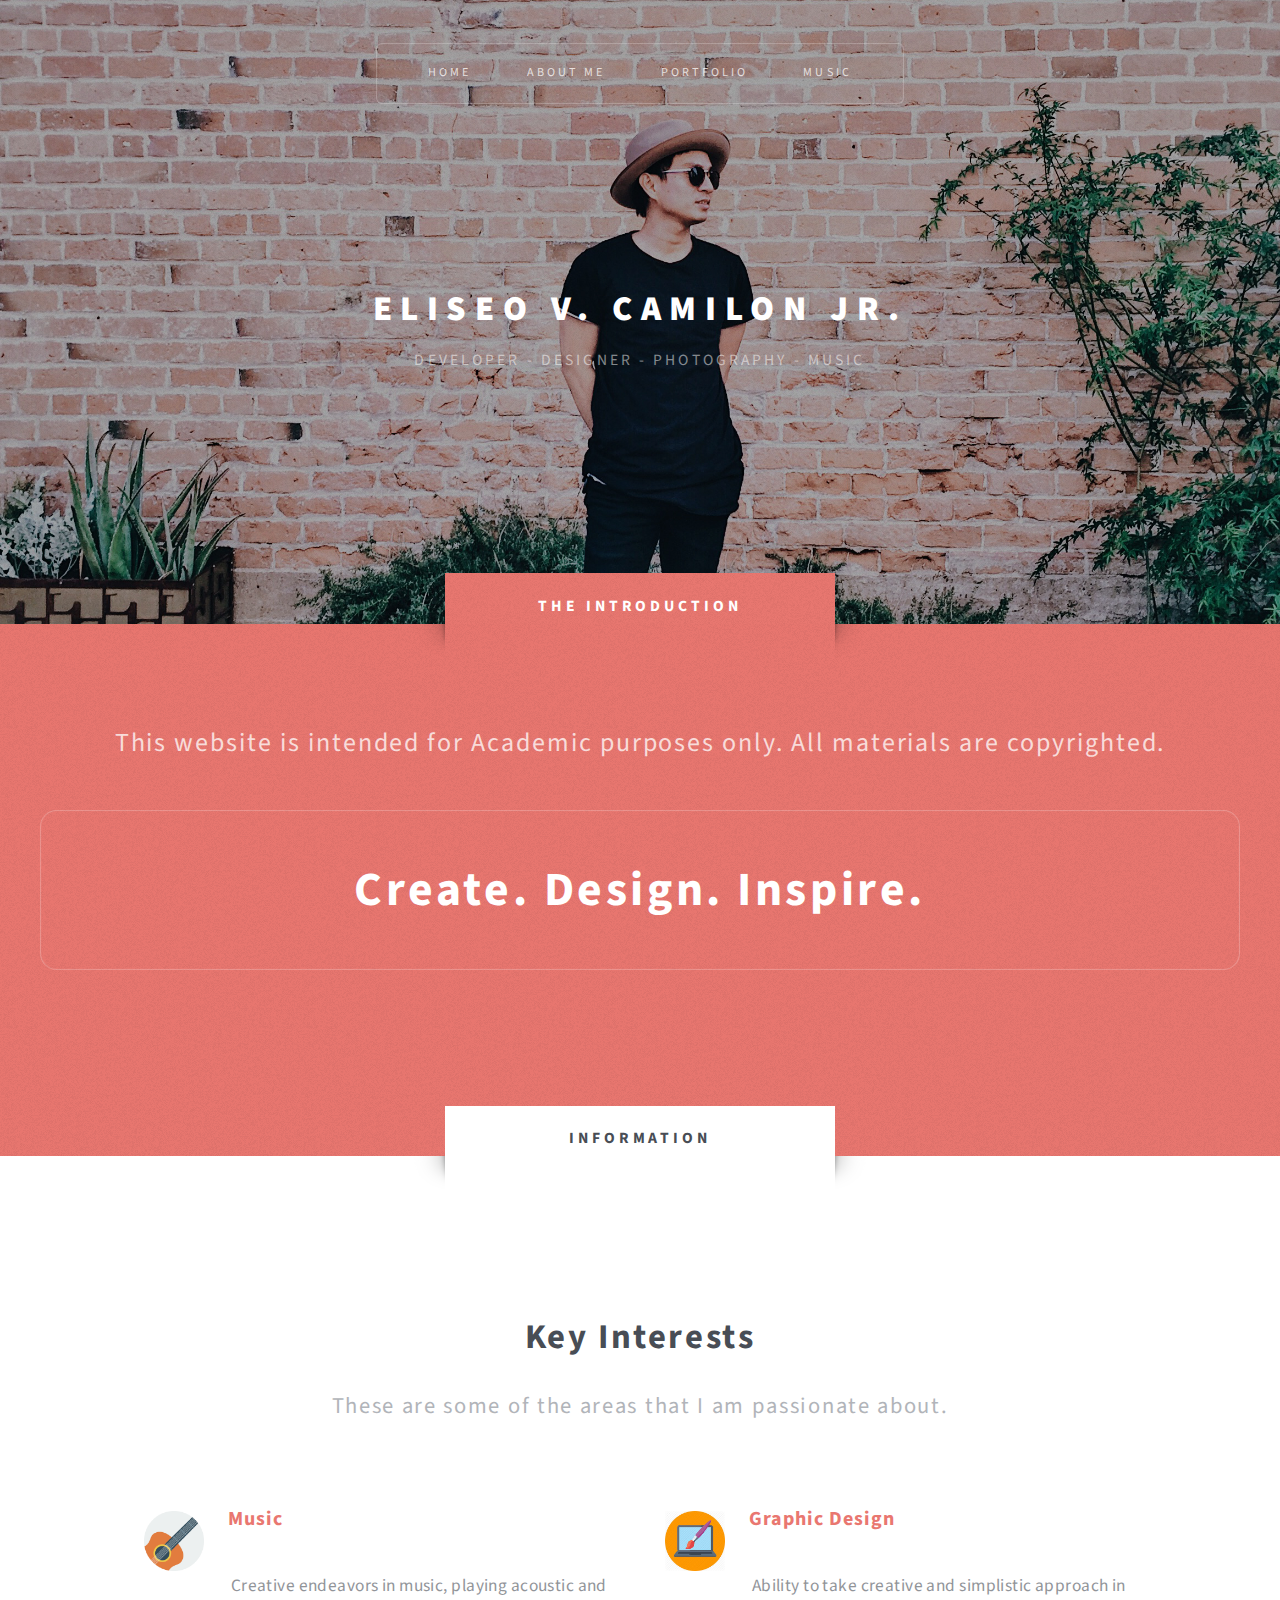
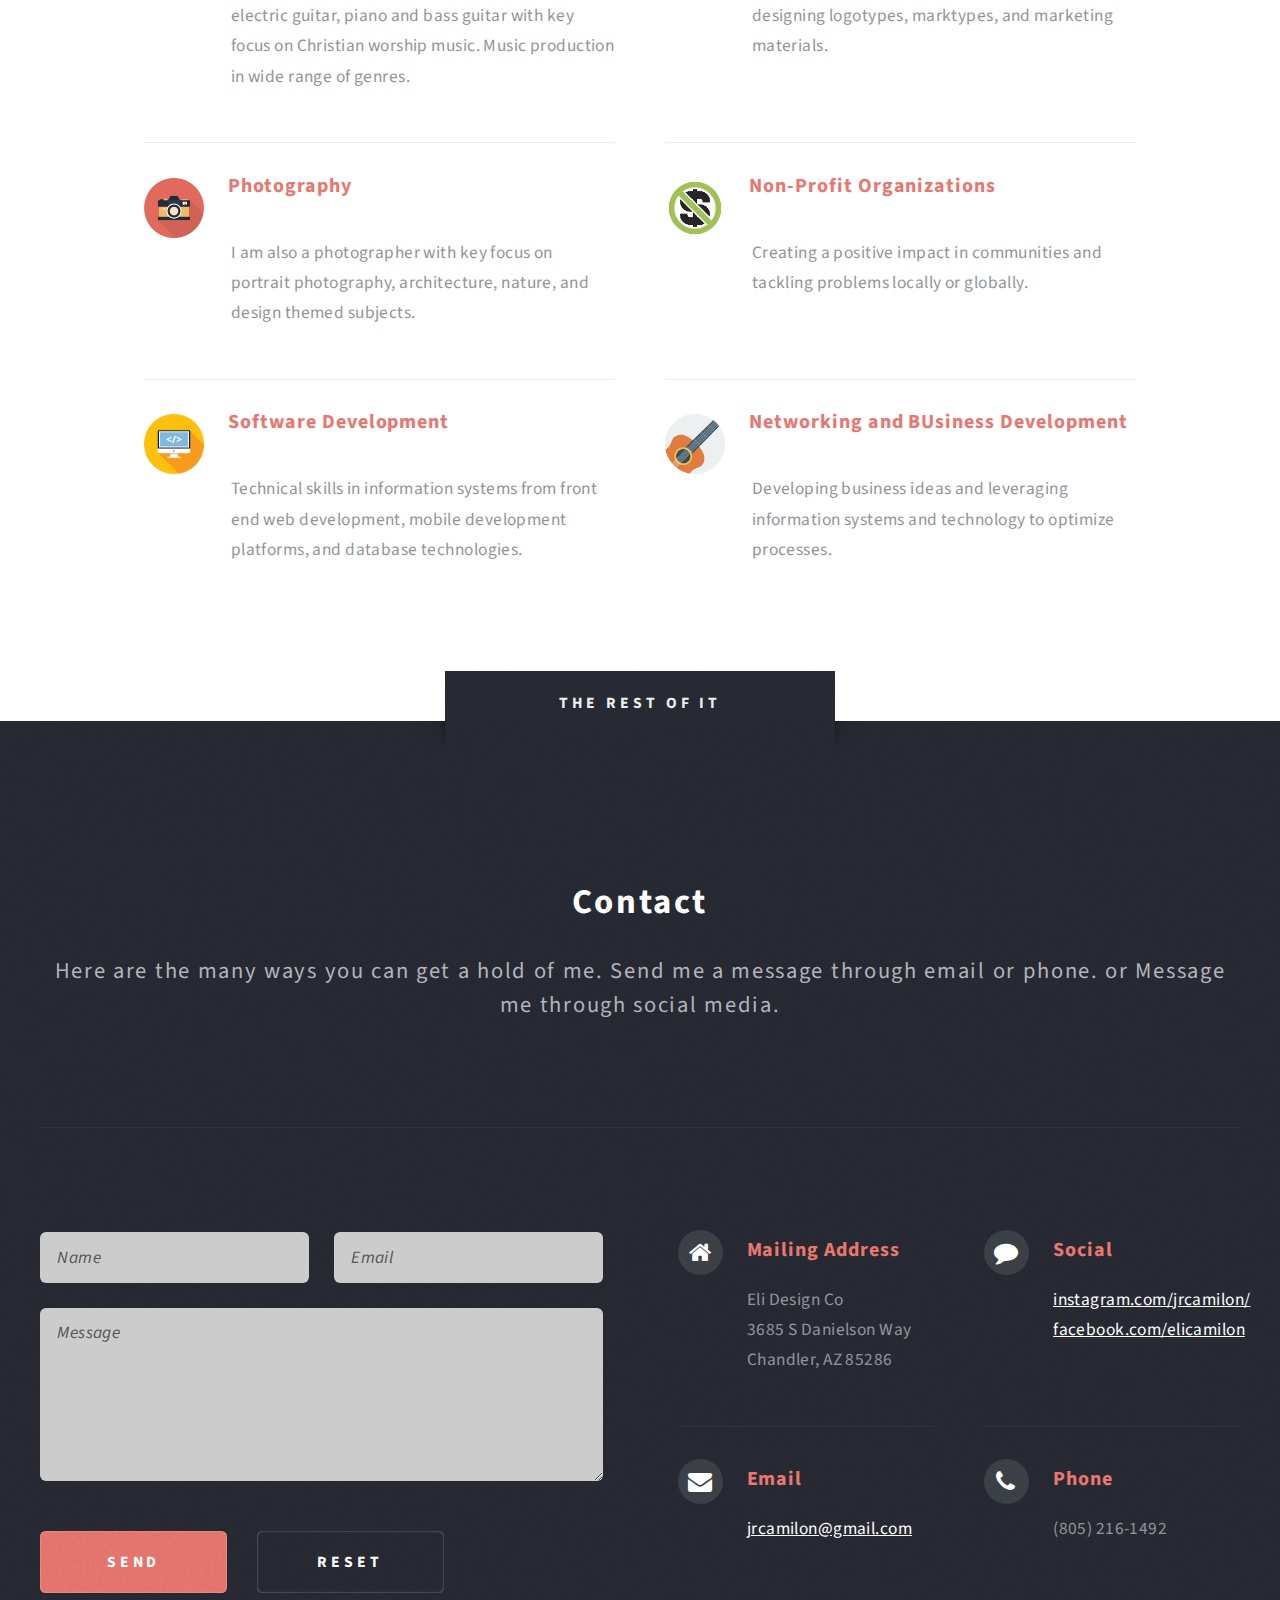
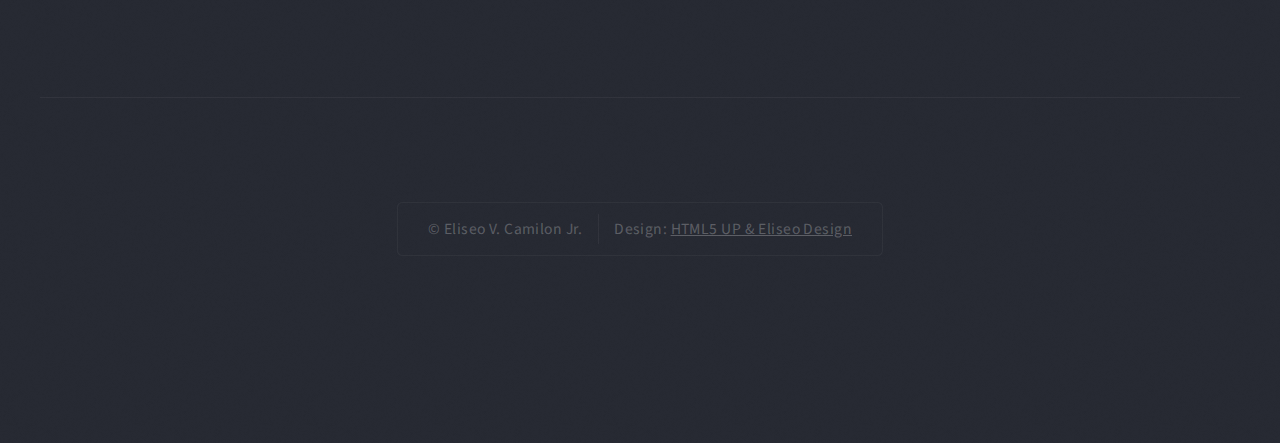
<file: index.html>
<!DOCTYPE HTML>
<!--
	Escape Velocity by HTML5 UP
	html5up.net | @ajlkn
	Free for personal and commercial use under the CCA 3.0 license (html5up.net/license)
-->
<html>
	<head>
		<title>Eliseo Camilon Jr.</title>
		<meta charset="utf-8" />
		<meta name="viewport" content="width=device-width, initial-scale=1" />
		<!--[if lte IE 8]><script src="assets/js/ie/html5shiv.js"></script><![endif]-->
		<link rel="stylesheet" href="assets/css/main.css" />
		<!--[if lte IE 8]><link rel="stylesheet" href="assets/css/ie8.css" /><![endif]-->
	</head>
	<body class="homepage">

		<div id="page-wrapper">

			<!-- Header -->
				<div id="header-wrapper" class="wrapper">

					<div id="header">

						<!-- Logo -->
							<div id="logo">
								<h1><a href="index.html">Eliseo V. Camilon Jr.</a></h1>
								<p>developer - designer - photography - music</p>
							</div>

						<!-- Nav -->
							<nav id="nav">
								<ul>
									<li class="current"><a href="index.html">Home</a></li>
									<li>
										<a href="#">About Me</a>
										<ul>
											<li><a href="index.html#main">Who Am I?</a></li>
											<li><a href="resume.html">Resume</a></li>
											<li><a href="contact.html">Contact Me</a></li>
										</ul>
									</li>
									<li>
										<a href="design.html">Portfolio</a>
										<ul>
											<li><a href="design.html">Logo Designs</a></li>
											<li><a href="design.html">Websites</a></li>
											<li><a href="Photography.html">Photography</a></li>

										</ul>
									</li>
									<li>
										<a href="#">Music</a>
										<ul>
											<li><a href="events.html">Gigs</a></li>
											<li><a href="music.html">Music</a></li>
											<li><a href="https://soundcloud.com/above-atlas-music">Soundcloud</a></li>


										</ul>
									</li>
								</ul>

							</nav>

					</div>
				</div>

			<!-- Intro -->
				<div id="intro-wrapper" class="wrapper style1">
					<div class="title">The Introduction</div>
					<section id="intro" class="container">
						<p class="style1">This website is intended for Academic purposes only. All materials are copyrighted.</p>
						<p class="style2">
							Create. Design. Inspire.<br class="mobile-hide" />
						</p>
					</section>
				</div>

			<!-- Main -->
				<div class="wrapper style2">
					<div class="title">INFORMATION</div>
					<div id="main" class="container">

							<section id="features">
								<header class="style1">
									<h2>Key Interests</h2>
									<p>These are some of the areas that I am passionate about.</p>
								</header>
								<div class="feature-list">
									<div class="row">
										<div class="6u 12u(mobile)">
											<section>
												<div class="key-titilecard"><img src="assets/icons/download.png"><h3>Music</h3></div>
												<p>Creative endeavors in music, playing acoustic and electric guitar, piano and bass guitar with key focus on Christian worship music.
												Music production in wide range of genres.</p>
											</section>
										</div>
										<div class="6u 12u(mobile)">
											<section>
												<div class="key-titilecard"><img src="assets/icons/gd.jpg"><h3>Graphic Design</h3></div>
												<p>Ability to take creative and simplistic approach in designing logotypes, marktypes, and marketing materials.</p>
											</section>
										</div>
									</div>
									<div class="row">
										<div class="6u 12u(mobile)">
											<section>
												<div class="key-titilecard"><img src="assets/icons/photo.png"><h3>Photography</h3></div>
												<p>I am also a photographer with key focus on portrait photography, architecture, nature, and design themed subjects. </p>
											</section>
										</div>
										<div class="6u 12u(mobile)">
											<section>
												<div class="key-titilecard"><img src="assets/icons/np.png"><h3>Non-Profit Organizations</h3></div>
												<p>Creating a positive impact in communities and tackling problems locally or globally. </p>
											</section>
										</div>
									</div>
									<div class="row">
										<div class="6u 12u(mobile)">
											<section>
												<div class="key-titilecard"><img src="assets/icons/sd.png"><h3>Software Development</h3></div>
												<p>Technical skills in information systems from front end web development, mobile development platforms, and database technologies.</p>
											</section>
										</div>
										<div class="6u 12u(mobile)">
											<section>
												<div class="key-titilecard"><img src="assets/icons/download.png"><h3>Networking and BUsiness Development</h3></div>
												<p>Developing business ideas and leveraging information systems and technology to optimize processes.</p>
											</section>
										</div>
									</div>
								</div>

							</section>

					</div>
				</div>


			<div id="contactForm">
				<div id="footer-wrapper" class="wrapper">
					<div class="title">The Rest Of It</div>
					<div id="footer" class="container">
						<header class="style1">
							<h2>Contact</h2>
							<p>
								Here are the many ways you can get a hold of me. Send me a message through email
								or phone. or Message me through social media.
							</p>
						</header>
						<hr />
						<div class="row 150%">
							<div class="6u 12u(mobile)">

								<!-- Contact Form -->
								<section>
									<form method="post" action="#">
										<div class="row 50%">
											<div class="6u 12u(mobile)">
												<input type="text" name="name" id="contact-name" placeholder="Name" />
											</div>
											<div class="6u 12u(mobile)">
												<input type="text" name="email" id="contact-email" placeholder="Email" />
											</div>
										</div>
										<div class="row 50%">
											<div class="12u">
												<textarea name="message" id="contact-message" placeholder="Message" rows="4"></textarea>
											</div>
										</div>
										<div class="row">
											<div class="12u">
												<ul class="actions">
													<li><input type="submit" class="style1" value="Send" /></li>
													<li><input type="reset" class="style2" value="Reset" /></li>
												</ul>
											</div>
										</div>
									</form>
								</section>

							</div>
							<div class="6u 12u(mobile)">

								<!-- Contact -->
								<section class="feature-list small">
									<div class="row">
										<div class="6u 12u(mobile)">
											<section>
												<h3 class="icon fa-home">Mailing Address</h3>
												<p>
													Eli Design Co<br />
													3685 S Danielson Way<br />
													Chandler, AZ 85286
												</p>
											</section>
										</div>
										<div class="6u 12u(mobile)">
											<section>
												<h3 class="icon fa-comment">Social</h3>
												<p>
													<a href="https://www.instagram.com/jrcamilon/">instagram.com/jrcamilon/</a><br />
													<a href="https://www.facebook.com/elicamilon">facebook.com/elicamilon</a>
												</p>
											</section>
										</div>
									</div>
									<div class="row">
										<div class="6u 12u(mobile)">
											<section>
												<h3 class="icon fa-envelope">Email</h3>
												<p>
													<a href="#">jrcamilon@gmail.com</a>
												</p>
											</section>
										</div>
										<div class="6u 12u(mobile)">
											<section>
												<h3 class="icon fa-phone">Phone</h3>
												<p>
													(805) 216-1492
												</p>
											</section>
										</div>
									</div>
								</section>

							</div>
						</div>
						<hr />
					</div>
					<div id="copyright">
						<ul>
							<li>&copy; Eliseo V. Camilon Jr.</li><li>Design: <a href="#">HTML5 UP & Eliseo Design</a></li>
						</ul>
					</div>
				</div>
			</div>


		</div>

		<!-- Scripts -->

			<script src="assets/js/jquery.min.js"></script>
			<script src="assets/js/index.js"></script>
			<script src="assets/js/jquery.dropotron.min.js"></script>
			<script src="assets/js/skel.min.js"></script>
			<script src="assets/js/skel-viewport.min.js"></script>
			<script src="assets/js/util.js"></script>
			<!--[if lte IE 8]><script src="assets/js/ie/respond.min.js"></script><![endif]-->
			<script src="assets/js/main.js"></script>

	</body>
</html>
</file>
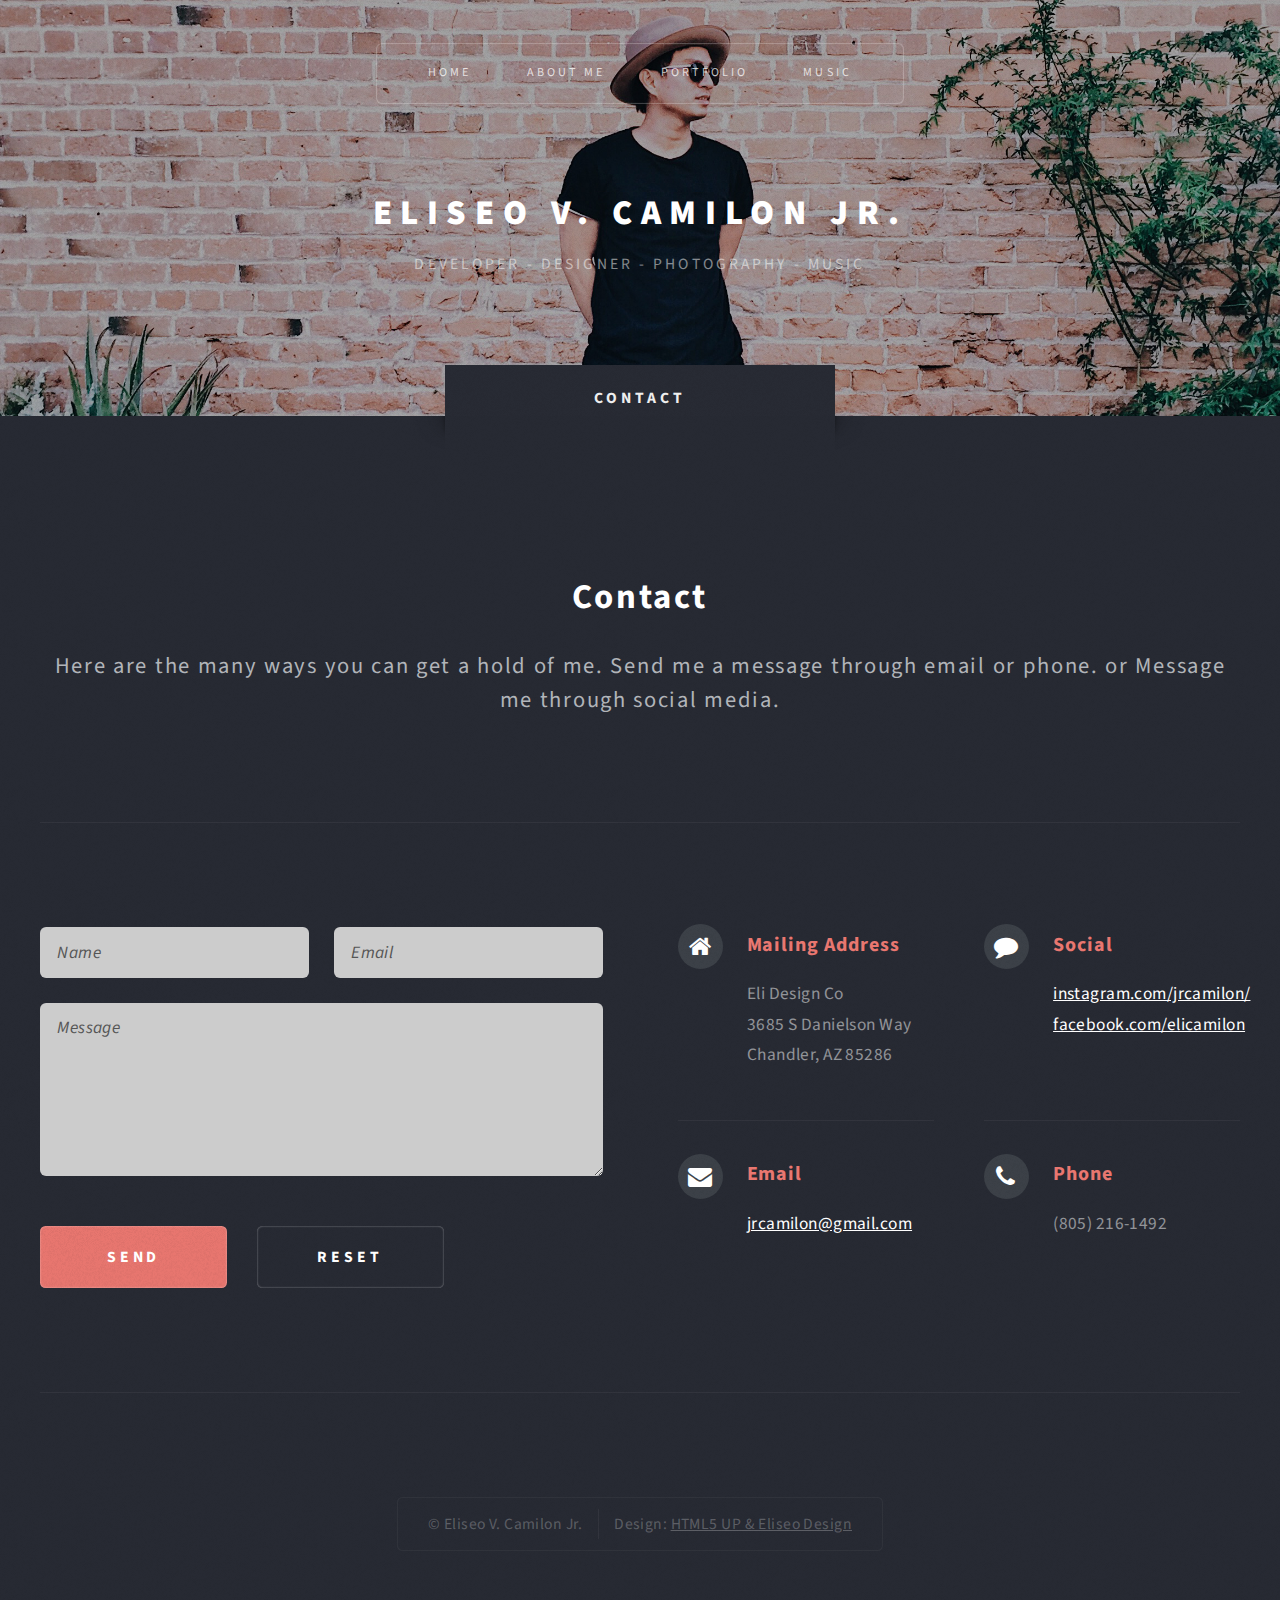
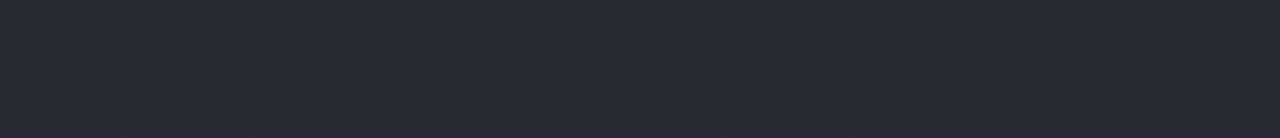
<file: contact.html>
<!DOCTYPE HTML>
<!--
	Escape Velocity by HTML5 UP
	html5up.net | @ajlkn
	Free for personal and commercial use under the CCA 3.0 license (html5up.net/license)
-->
<html>
	<head>
		<title>Left Sidebar - >Escape Velocity by HTML5 UP</title>
		<meta charset="utf-8" />
		<meta name="viewport" content="width=device-width, initial-scale=1" />
		<!--[if lte IE 8]><script src="assets/js/ie/html5shiv.js"></script><![endif]-->
		<link rel="stylesheet" href="assets/css/main.css" />
		<!--[if lte IE 8]><link rel="stylesheet" href="assets/css/ie8.css" /><![endif]-->
	</head>
	<body class="left-sidebar">
		<div id="page-wrapper">

			<!-- Header -->
				<div id="header-wrapper" class="wrapper">
					<div id="header">

						<!-- Logo -->
						<div id="logo">
							<h1><a href="index.html">Eliseo V. Camilon Jr.</a></h1>
							<p>developer - designer - photography - music</p>
						</div>


						<!-- Nav -->
						<nav id="nav">
							<ul>
								<li class="current"><a href="index.html">Home</a></li>
								<li>
									<a href="#">About Me</a>
									<ul>
										<li><a href="index.html#main">Who Am I?</a></li>
										<li><a href="resume.html">Resume</a></li>
										<li><a href="contact.html">Contact Me</a></li>
									</ul>
								</li>
								<li>
									<a href="design.html">Portfolio</a>
									<ul>
										<li><a href="design.html">Logo Designs</a></li>
										<li><a href="design.html">Websites</a></li>
										<li><a href="Photography.html">Photography</a></li>

									</ul>
								</li>
								<li>
									<a href="#">Music</a>
									<ul>
										<li><a href="music.html">Gigs</a></li>
										<li><a href="music.html">Music</a></li>
										<li><a href="https://soundcloud.com/above-atlas-music">Soundcloud</a></li>


									</ul>
								</li>
							</ul>

						</nav>


					</div>
				</div>



			<!-- Footer -->
			<div id="contactForm">
				<div id="footer-wrapper" class="wrapper">
					<div class="title">CONTACT</div>
					<div id="footer" class="container">
						<header class="style1">
							<h2>Contact</h2>
							<p>
								Here are the many ways you can get a hold of me. Send me a message through email
								or phone. or Message me through social media.
							</p>
						</header>
						<hr />
						<div class="row 150%">
							<div class="6u 12u(mobile)">

								<!-- Contact Form -->
								<section>
									<form method="post" action="#">
										<div class="row 50%">
											<div class="6u 12u(mobile)">
												<input type="text" name="name" id="contact-name" placeholder="Name" />
											</div>
											<div class="6u 12u(mobile)">
												<input type="text" name="email" id="contact-email" placeholder="Email" />
											</div>
										</div>
										<div class="row 50%">
											<div class="12u">
												<textarea name="message" id="contact-message" placeholder="Message" rows="4"></textarea>
											</div>
										</div>
										<div class="row">
											<div class="12u">
												<ul class="actions">
													<li><input type="submit" class="style1" value="Send" /></li>
													<li><input type="reset" class="style2" value="Reset" /></li>
												</ul>
											</div>
										</div>
									</form>
								</section>

							</div>
							<div class="6u 12u(mobile)">

								<!-- Contact -->
								<section class="feature-list small">
									<div class="row">
										<div class="6u 12u(mobile)">
											<section>
												<h3 class="icon fa-home">Mailing Address</h3>
												<p>
													Eli Design Co<br />
													3685 S Danielson Way<br />
													Chandler, AZ 85286
												</p>
											</section>
										</div>
										<div class="6u 12u(mobile)">
											<section>
												<h3 class="icon fa-comment">Social</h3>
												<p>
													<a href="https://www.instagram.com/jrcamilon/">instagram.com/jrcamilon/</a><br />
													<a href="https://www.facebook.com/elicamilon">facebook.com/elicamilon</a>
												</p>
											</section>
										</div>
									</div>
									<div class="row">
										<div class="6u 12u(mobile)">
											<section>
												<h3 class="icon fa-envelope">Email</h3>
												<p>
													<a href="#">jrcamilon@gmail.com</a>
												</p>
											</section>
										</div>
										<div class="6u 12u(mobile)">
											<section>
												<h3 class="icon fa-phone">Phone</h3>
												<p>
													(805) 216-1492
												</p>
											</section>
										</div>
									</div>
								</section>

							</div>
						</div>
						<hr />
					</div>
					<div id="copyright">
						<ul>
							<li>&copy; Eliseo V. Camilon Jr.</li><li>Design: <a href="#">HTML5 UP & Eliseo Design</a></li>
						</ul>
					</div>
				</div>
			</div>


		</div>

		<!-- Scripts -->

			<script src="assets/js/jquery.min.js"></script>
			<script src="assets/js/jquery.dropotron.min.js"></script>
			<script src="assets/js/skel.min.js"></script>
			<script src="assets/js/skel-viewport.min.js"></script>
			<script src="assets/js/util.js"></script>
			<!--[if lte IE 8]><script src="assets/js/ie/respond.min.js"></script><![endif]-->
			<script src="assets/js/main.js"></script>

	</body>
</html>
</file>
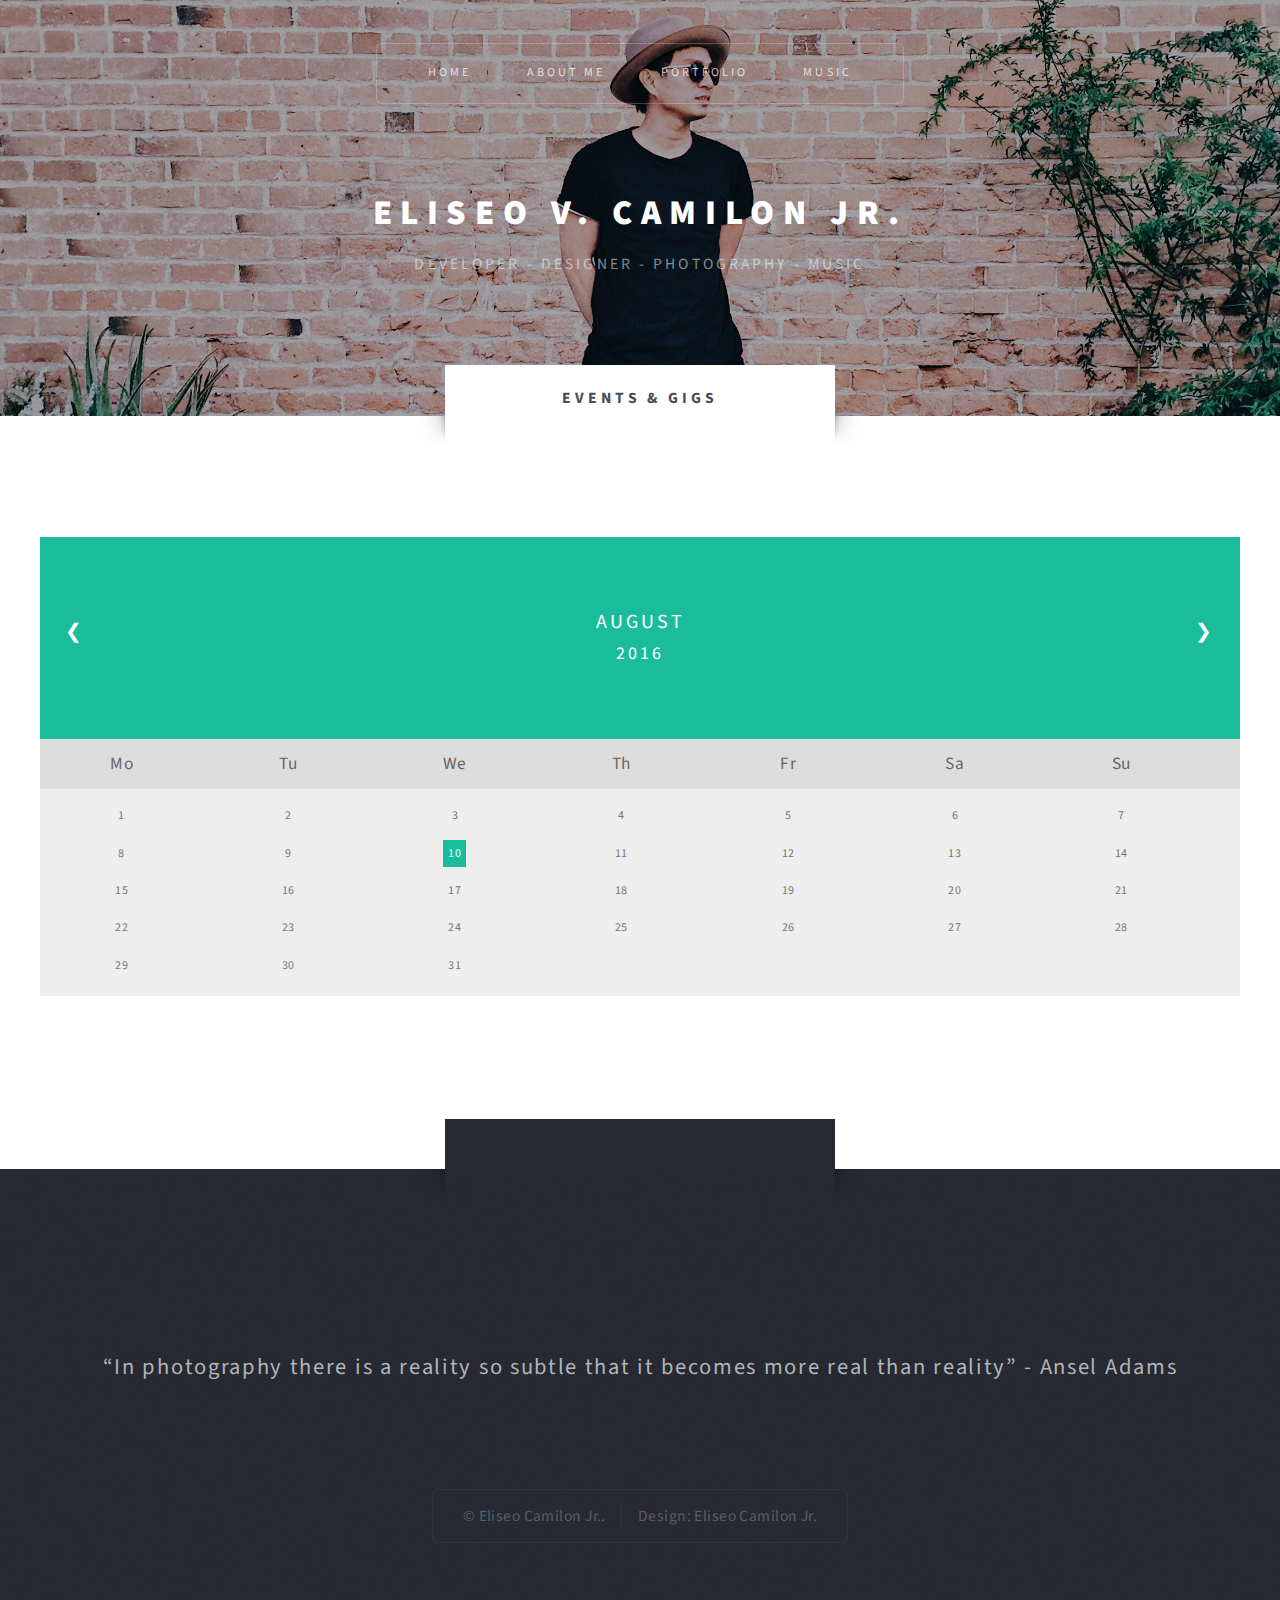
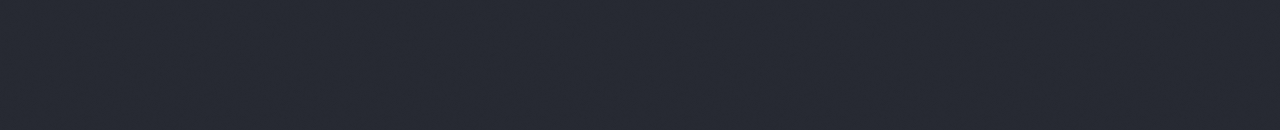
<file: events.html>
<!--professional resume page-->
<!DOCTYPE HTML>

<html>
	<head>
		<title>Eliseo V. Camilon Jr.</title>
		<meta charset="utf-8" />
		<meta name="viewport" content="width=device-width, initial-scale=1" />
		<!--[if lte IE 8]><script src="assets/js/ie/html5shiv.js"></script><![endif]-->
		<link rel="stylesheet" href="assets/css/main.css" />
		<link rel="stylesheet" href="assets/css/photogallery.css" />

		<!--[if lte IE 8]><link rel="stylesheet" href="assets/css/ie8.css" /><![endif]-->
	</head>
	<body class="right-sidebar">
		<div id="page-wrapper">

			<!-- Header -->
			<div id="header-wrapper" class="wrapper">

				<div id="header">

					<!-- Logo -->
					<div id="logo">
						<h1><a href="index.html">Eliseo V. Camilon Jr.</a></h1>
						<p>developer - designer - photography - music</p>
					</div>

					<!-- Nav -->
					<nav id="nav">
						<ul>
							<li class="current"><a href="index.html">Home</a></li>
							<li>
								<a href="#">About Me</a>
								<ul>
									<li><a href="index.html#main">Who Am I?</a></li>
									<li><a href="resume.html">Resume</a></li>
									<li><a href="contact.html">Contact Me</a></li>
								</ul>
							</li>
							<li>
								<a href="design.html">Portfolio</a>
								<ul>
									<li><a href="design.html">Logo Designs</a></li>
									<li><a href="design.html">Websites</a></li>
									<li><a href="Photography.html">Photography</a></li>

								</ul>
							</li>
							<li>
								<a href="#">Music</a>
								<ul>
									<li><a href="events.html">Gigs</a></li>
									<li><a href="music.html">Music</a></li>
									<li><a href="https://soundcloud.com/above-atlas-music">Soundcloud</a></li>


								</ul>
							</li>
						</ul>

					</nav>

				</div>
			</div>

			<!-- Main -->
				<div class="wrapper style2">
					<div class="title">EVENTS & GIGS</div>
					<div id="main" class="container">


						<div class="calendar">

							<div class="month">
								<ul>
									<li class="prev">&#10094;</li>
									<li class="next">&#10095;</li>
									<li style="text-align:center">
										August<br>
										<span style="font-size:18px">2016</span>
									</li>
								</ul>
							</div>

							<ul class="weekdays">
								<li>Mo</li>
								<li>Tu</li>
								<li>We</li>
								<li>Th</li>
								<li>Fr</li>
								<li>Sa</li>
								<li>Su</li>
							</ul>

							<ul class="days">
								<li>1</li>
								<li>2</li>
								<li>3</li>
								<li>4</li>
								<li>5</li>
								<li>6</li>
								<li>7</li>
								<li>8</li>
								<li>9</li>
								<li><span class="active">10</span></li>
								<li>11</li>
								<li>12</li>
								<li>13</li>
								<li>14</li>
								<li>15</li>
								<li>16</li>
								<li>17</li>
								<li>18</li>
								<li>19</li>
								<li>20</li>
								<li>21</li>
								<li>22</li>
								<li>23</li>
								<li>24</li>
								<li>25</li>
								<li>26</li>
								<li>27</li>
								<li>28</li>
								<li>29</li>
								<li>30</li>
								<li>31</li>
							</ul>


						</div>






					</div>
				</div>

			<!-- Highlights -->

			<!-- Footer -->
			<div id="footer-wrapper" class="wrapper">
				<div class="title"></div>
				<div id="footer" class="container">
					<header class="style1">
						<h2></h2>
						<p>
							“In photography there is a reality so subtle that it becomes more real than reality” - Ansel Adams
						</p>
					</header>

				</div>
				<div id="copyright">
					<ul>
						<li>&copy; Eliseo Camilon Jr..</li><li>Design: Eliseo Camilon Jr.</a></li>
					</ul>
				</div>
			</div>


		</div>

		<!-- Scripts -->
		<script src="assets/js/index.js"></script>
			<script src="assets/js/jquery.min.js"></script>
			<script src="assets/js/jquery.dropotron.min.js"></script>
			<script src="assets/js/skel.min.js"></script>
			<script src="assets/js/skel-viewport.min.js"></script>
			<script src="assets/js/util.js"></script>
			<!--[if lte IE 8]><script src="assets/js/ie/respond.min.js"></script><![endif]-->
			<script src="assets/js/main.js"></script>

	</body>
</html>
</file>
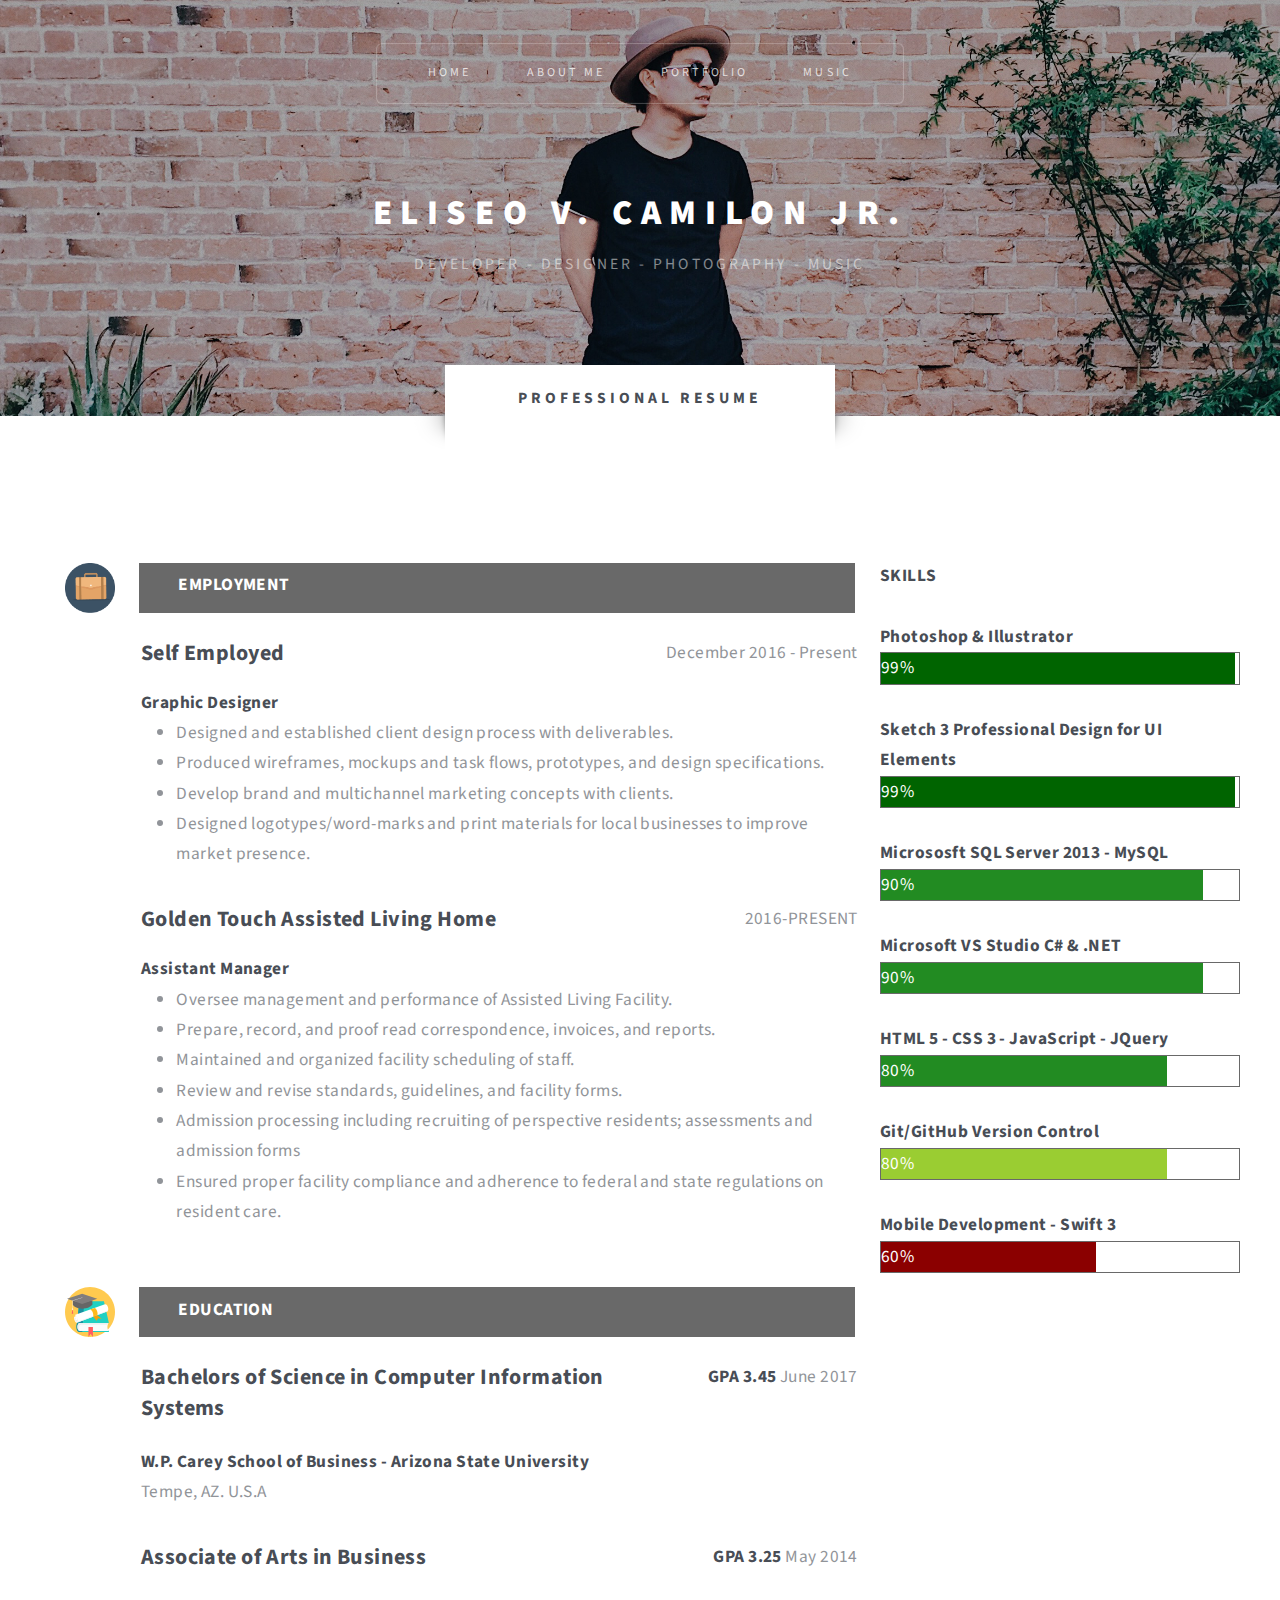
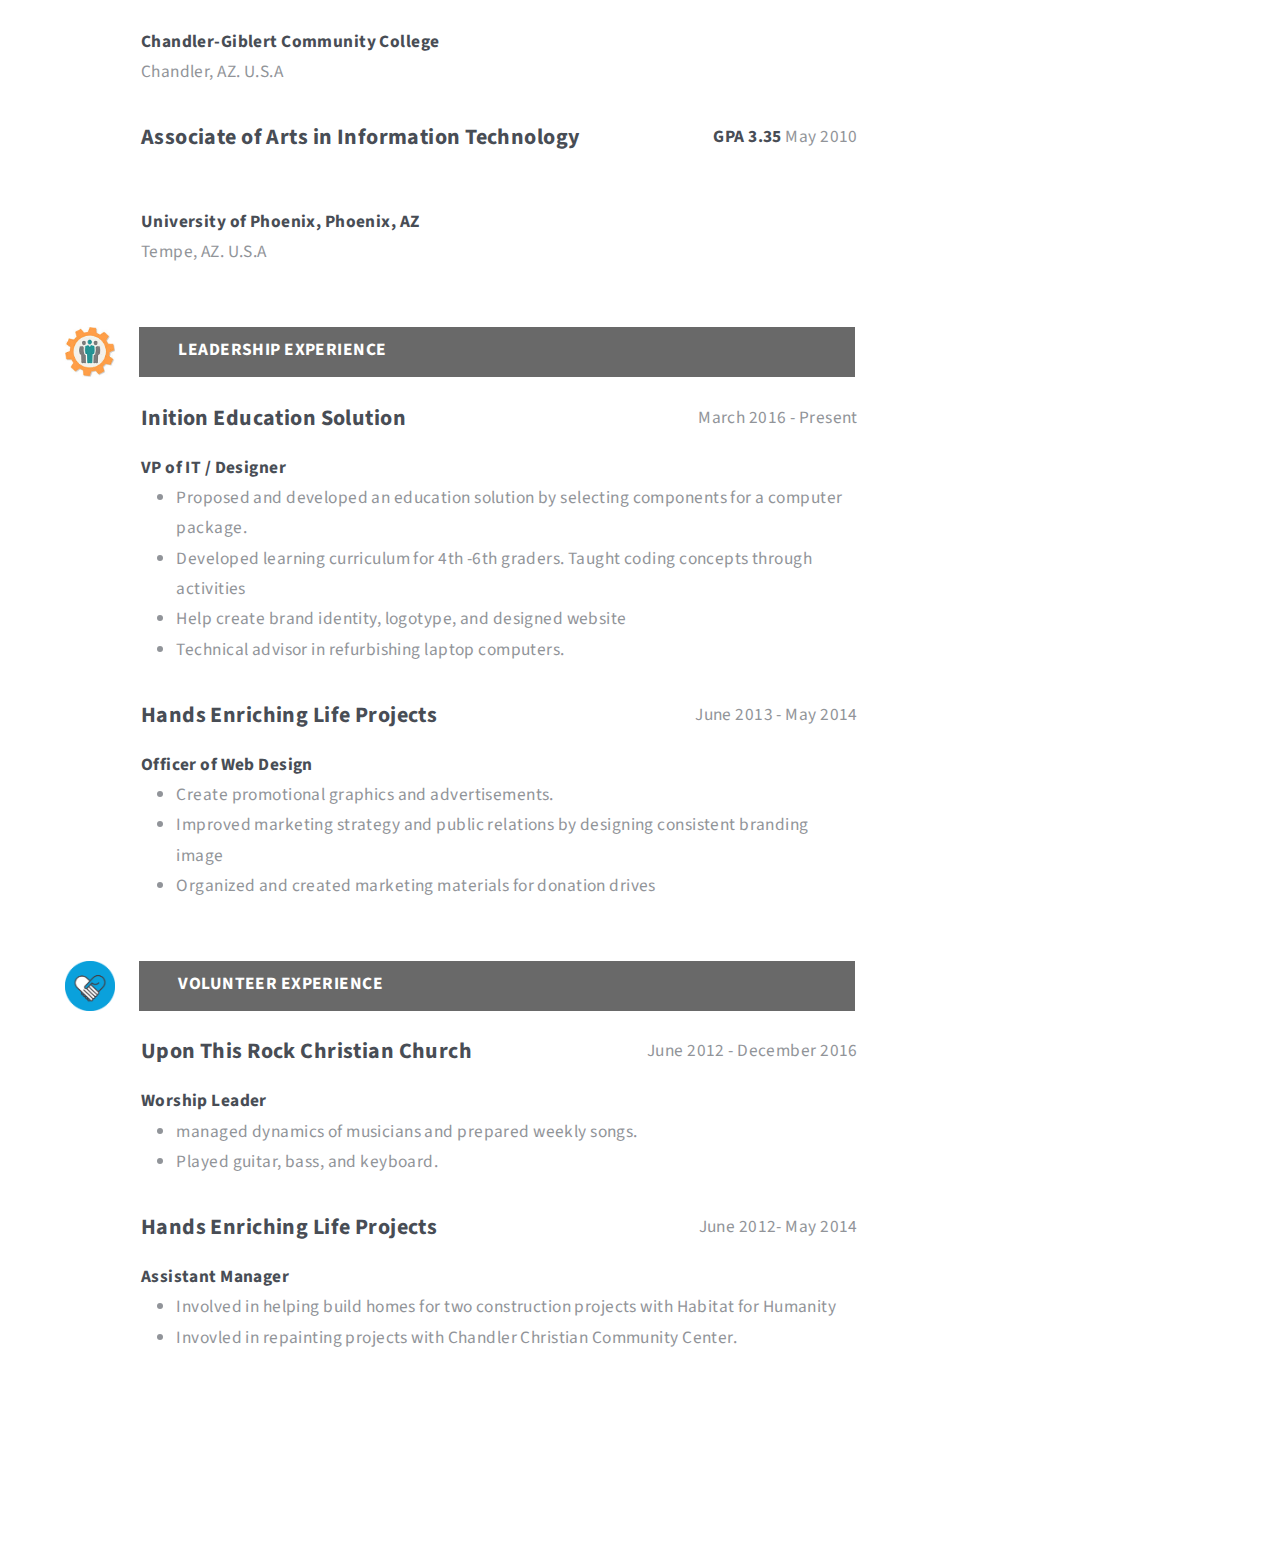
<file: resume.html>
<!--professional resume page-->
<!DOCTYPE HTML>

<html>
	<head>
		<title>Eliseo V. Camilon Jr.</title>
		<meta charset="utf-8" />
		<meta name="viewport" content="width=device-width, initial-scale=1" />
		<!--[if lte IE 8]><script src="assets/js/ie/html5shiv.js"></script><![endif]-->
		<link rel="stylesheet" href="assets/css/main.css" />
		<!--[if lte IE 8]><link rel="stylesheet" href="assets/css/ie8.css" /><![endif]-->
	</head>
	<body class="right-sidebar">
		<div id="page-wrapper">

			<!-- Header -->
			<div id="header-wrapper" class="wrapper">

				<div id="header">

					<!-- Logo -->
					<div id="logo">
						<h1><a href="index.html">Eliseo V. Camilon Jr.</a></h1>
						<p>developer - designer - photography - music</p>
					</div>

					<!-- Nav -->
					<nav id="nav">
						<ul>
							<li class="current"><a href="index.html">Home</a></li>
							<li>
								<a href="#">About Me</a>
								<ul>
									<li><a href="index.html#main">Who Am I?</a></li>
									<li><a href="resume.html">Resume</a></li>
									<li><a href="contact.html">Contact Me</a></li>
								</ul>
							</li>
							<li>
								<a href="design.html">Portfolio</a>
								<ul>
									<li><a href="design.html">Logo Designs</a></li>
									<li><a href="design.html">Websites</a></li>
									<li><a href="Photography.html">Photography</a></li>

								</ul>
							</li>
							<li>
								<a href="#">Music</a>
								<ul>
									<li><a href="events.html">Gigs</a></li>
									<li><a href="music.html">Music</a></li>
									<li><a href="https://soundcloud.com/above-atlas-music">Soundcloud</a></li>


								</ul>
							</li>
						</ul>

					</nav>

				</div>
			</div>

			<!-- Main -->
				<div class="wrapper style2">
					<div class="title">PROFESSIONAL RESUME</div>
					<div id="main" class="container">

								<!-- Content -->
						<div id="resume">
							<div class="resume-top">
								<div class="resume-top-left">
									<div class="resume-top-left-header"><img class="resume-icons" src="assets/icons/jons.png" alt=""><h2>EMPLOYMENT</h2></div>
									<div class="resume-emp"><h2>Self Employed</h2>
										<p>December 2016 - Present</p>
									</div>

									<div class="resume-body">
										<h6>Graphic Designer</h6>
										<ul>
											<li>Designed and established client design process with deliverables.</li>
											<li>Produced wireframes, mockups and task flows, prototypes, and design specifications.</li>
											<li>Develop brand and multichannel marketing concepts with clients.</li>
											<li>Designed logotypes/word-marks and print materials for local businesses to improve market presence.</li>
										</ul>
									</div>


									<div class="resume-emp"><h2>Golden Touch Assisted Living Home</h2>
										<p>2016-PRESENT</p>
									</div>

									<div class="resume-body">
										<h6>Assistant Manager</h6>
										<ul>
											<li>Oversee management and performance of Assisted Living Facility.</li>
											<li>Prepare, record, and proof read correspondence, invoices, and reports.</li>
											<li>Maintained and organized facility scheduling of staff.</li>
											<li>Review and revise standards, guidelines, and facility forms.</li>
											<li>Admission processing including recruiting of perspective residents; assessments and admission forms</li>
											<li>Ensured proper facility compliance and adherence to federal and state regulations on resident care.</li>
										</ul>
									</div>


									<!--EDUCATION-->
									<div class="resume-top-left-header"><img class="resume-icons" src="assets/icons/ed.svg" alt=""><h2>EDUCATION</h2></div>
									<div class="resume-emp"><h2>Bachelors of Science in Computer Information Systems</h2>
										<p><b>GPA 3.45</b> June 2017</p>
									</div>

									<div class="resume-body">
										<p></p>
										<h6>W.P. Carey School of Business - Arizona State University</h6>
										<p>Tempe, AZ. U.S.A</p>


									</div>


									<div class="resume-emp"><h2>Associate of Arts in Business</h2>
										<p><b>GPA 3.25</b> May 2014</p>
									</div>

									<div class="resume-body">
										<p></p>
										<h6>Chandler-Giblert Community College</h6>
										<p>Chandler, AZ. U.S.A</p>


									</div>

									<div class="resume-emp"><h2>Associate of Arts in Information Technology</h2>
										<p><b>GPA 3.35</b> May 2010</p>
									</div>

									<div class="resume-body">
										<p></p>
										<h6>University of Phoenix, Phoenix, AZ</h6>
										<p>Tempe, AZ. U.S.A</p>


									</div>

									<!--leadership experience-->
									<div class="resume-top-left-header"><img class="resume-icons" src="assets/icons/lead.jpg" alt=""><h2>LEADERSHIP EXPERIENCE</h2></div>
									<div class="resume-emp"><h2>Inition Education Solution</h2>
										<p>March 2016 - Present</p>
									</div>

									<div class="resume-body">
										<h6>VP of IT / Designer</h6>
										<ul>
											<li>Proposed and developed an education solution by selecting components for a computer package.</li>
											<li>Developed learning curriculum for 4th -6th graders. Taught coding concepts through activities</li>
											<li>Help create brand identity, logotype, and designed website</li>
											<li>Technical advisor in refurbishing laptop computers.</li>
										</ul>
									</div>


									<div class="resume-emp"><h2>Hands Enriching Life Projects</h2>
										<p>June 2013 - May 2014</p>
									</div>

									<div class="resume-body">
										<h6>Officer of Web Design</h6>
										<ul>
											<li>Create promotional graphics and advertisements.</li>
											<li>Improved marketing strategy and public relations by designing consistent branding image</li>
											<li>Organized and created marketing materials for donation drives</li>
										</ul>
									</div>


									<!--//volunteer experience-->

									<div class="resume-top-left-header"><img class="resume-icons" src="assets/icons/vol.png" alt=""><h2>VOLUNTEER EXPERIENCE</h2></div>

									<div class="resume-emp"><h2>Upon This Rock Christian Church</h2>
										<p>June 2012 - December 2016</p>
									</div>

									<div class="resume-body">
										<h6>Worship Leader</h6>
										<ul>
											<li>managed dynamics of musicians and prepared weekly songs.</li>
											<li>Played guitar, bass, and keyboard.</li>

										</ul>
									</div>


									<div class="resume-emp"><h2>Hands Enriching Life Projects</h2>
										<p>June 2012- May 2014</p>
									</div>

									<div class="resume-body">
										<h6>Assistant Manager</h6>
										<ul>
											<li>Involved in helping build homes for two construction projects with Habitat for Humanity</li>
											<li>Invovled in repainting projects with Chandler Christian Community Center.</li>

										</ul>
									</div>







								</div>
								<div class="resume-top-right">
									<h2>SKILLS</h2><br>

									<h4>Photoshop & Illustrator</h4>
									<div class="w3-container">
										<div class="w3-light-grey">
											<div class="bar green" style="width:99%">99%</div>
											<div class="bar-under"></div>
										</div>
									</div>
									<br>

									<h4>Sketch 3 Professional Design for UI Elements</h4>
									<div class="w3-container">
										<div class="w3-light-grey">
											<div class="bar green" style="width:99%">99%</div>
											<div class="bar-under"></div>
										</div>
									</div>

									<br>

									<h4>Micrososft SQL Server 2013 - MySQL</h4>
									<div class="w3-container">
										<div class="w3-light-grey">
											<div class="bar lgreen" style="width:90%">90%</div>
											<div class="bar-under"></div>
										</div>
									</div>

									<br>
									<h4>Microsoft VS Studio C# & .NET</h4>
									<div class="w3-container">
										<div class="w3-light-grey">
											<div class="bar lgreen" style="width:90%">90%</div>
											<div class="bar-under"></div>
										</div>
									</div>
									<br>

									<h4>HTML 5 - CSS 3 - JavaScript - JQuery</h4>
									<div class="w3-container">
										<div class="w3-light-grey">
											<div class="bar lgreen" style="width:80%">80%</div>
											<div class="bar-under"></div>
										</div>
									</div>

									<br>

									<h4>Git/GitHub Version Control</h4>
									<div class="w3-container">
										<div class="w3-light-grey">
											<div class="bar yellow" style="width:80%">80%</div>
											<div class="bar-under"></div>
										</div>
									</div>
									<br>

									<h4>Mobile Development - Swift 3</h4>
									<div class="w3-container">
										<div class="w3-light-grey">
											<div class="bar red" style="width:60%">60%</div>
											<div class="bar-under"></div>
										</div>
									</div>
									<br>













								</div>
							</div>


						</div>




						</div>
					</div>
				</div>

			<!-- Highlights -->


		</div>

		<!-- Scripts -->
		<script src="assets/js/index.js"></script>
			<script src="assets/js/jquery.min.js"></script>
			<script src="assets/js/jquery.dropotron.min.js"></script>
			<script src="assets/js/skel.min.js"></script>
			<script src="assets/js/skel-viewport.min.js"></script>
			<script src="assets/js/util.js"></script>
			<!--[if lte IE 8]><script src="assets/js/ie/respond.min.js"></script><![endif]-->
			<script src="assets/js/main.js"></script>

	</body>
</html>
</file>
<file: assets/css/ie8.css>
/*
	Escape Velocity by HTML5 UP
	html5up.net | @ajlkn
	Free for personal and commercial use under the CCA 3.0 license (html5up.net/license)
*/

/* Basic */

	form input[type="text"],
	form input[type="email"],
	form input[type="password"],
	form select,
	form textarea {
		position: relative;
		-ms-behavior: url("assets/js/ie/PIE.htc");
	}

	input[type="button"],
	input[type="submit"],
	input[type="reset"] {
		position: relative;
		-ms-behavior: url("assets/js/ie/PIE.htc");
	}

	.button,
	#intro > .style2,
	#copyright ul,
	#nav > ul,
	.dropotron {
		position: relative;
		-ms-behavior: url("assets/js/ie/PIE.htc");
	}

/* Section/Article */

	section > .last-child,
	article > .last-child,
	section.last-child,
	article.last-child {
		margin-bottom: 0;
	}

/* Wrappers */

	.wrapper .title:before, .wrapper .title:after {
		display: none;
	}

	#header-wrapper {
		-ms-behavior: url("assets/js/ie/backgroundsize.min.htc");
	}

/* Copyright */

	#copyright {
		margin: 0;
	}
</file>
<file: assets/css/photogallery.css>
/*body {*/
    /*margin: 0;*/
    /*padding: 0;*/
    /*background: #EEE;*/
    /*font: 10px/13px 'Lucida Sans',sans-serif;*/
/*}*/
.wrap {
    overflow: hidden;
    margin: 10px;
}
.box {
    float: left;
    position: relative;
    width: 20%;
    padding-bottom: 20%;
}
.boxInner {
    position: absolute;
    left: 10px;
    right: 10px;
    top: 10px;
    bottom: 10px;
    overflow: hidden;
}
.boxInner img {
    width: 100%;
}
.boxInner .titleBox {
    position: absolute;
    bottom: 0;
    left: 0;
    right: 0;
    margin-bottom: -50px;
    background: #000;
    background: rgba(0, 0, 0, 0.5);
    color: #FFF;
    padding: 10px;
    text-align: center;
    -webkit-transition: all 0.3s ease-out;
    -moz-transition: all 0.3s ease-out;
    -o-transition: all 0.3s ease-out;
    transition: all 0.3s ease-out;
}
</file>
<file: assets/css/main.css>
@import url("https://fonts.googleapis.com/css?family=Source+Sans+Pro:400,400italic,700,900");
@import url("font-awesome.min.css");

/*
	Escape Velocity by HTML5 UP
	html5up.net | @ajlkn
	Free for personal and commercial use under the CCA 3.0 license (html5up.net/license)
*/

/* Reset */

	html, body, div, span, applet, object, iframe, h1, h2, h3, h4, h5, h6, p, blockquote, pre, a, abbr, acronym, address, big, cite, code, del, dfn, em, img, ins, kbd, q, s, samp, small, strike, strong, sub, sup, tt, var, b, u, i, center, dl, dt, dd, ol, ul, li, fieldset, form, label, legend, table, caption, tbody, tfoot, thead, tr, th, td, article, aside, canvas, details, embed, figure, figcaption, footer, header, hgroup, menu, nav, output, ruby, section, summary, time, mark, audio, video {
		margin: 0;
		padding: 0;
		border: 0;
		font-size: 100%;
		font: inherit;
		vertical-align: baseline;
	}

	article, aside, details, figcaption, figure, footer, header, hgroup, menu, nav, section {
		display: block;
	}

	body {
		line-height: 1;
	}

	ol, ul {
		list-style: none;
	}

	blockquote, q {
		quotes: none;
	}

	blockquote:before, blockquote:after, q:before, q:after {
		content: '';
		content: none;
	}

	table {
		border-collapse: collapse;
		border-spacing: 0;
	}

	body {
		-webkit-text-size-adjust: none;
	}

/* Box Model */

	*, *:before, *:after {
		-moz-box-sizing: border-box;
		-webkit-box-sizing: border-box;
		box-sizing: border-box;
	}

/* Containers */

	.container {
		margin-left: auto;
		margin-right: auto;
	}

	.container.\31 25\25 {
		width: 100%;
		max-width: 1200px;
		min-width: 960px;
	}

	.container.\37 5\25 {
		width: 720px;
	}

	.container.\35 0\25 {
		width: 480px;
	}

	.container.\32 5\25 {
		width: 240px;
	}

	.container {
		width: 960px;
	}

	@media screen and (min-width: 737px) {

		.container.\31 25\25 {
			width: 100%;
			max-width: 1500px;
			min-width: 1200px;
		}

		.container.\37 5\25 {
			width: 900px;
		}

		.container.\35 0\25 {
			width: 600px;
		}

		.container.\32 5\25 {
			width: 300px;
		}

		.container {
			width: 1200px;
		}

	}

	@media screen and (min-width: 737px) and (max-width: 1200px) {

		.container.\31 25\25 {
			width: 100%;
			max-width: 1250px;
			min-width: 1000px;
		}

		.container.\37 5\25 {
			width: 750px;
		}

		.container.\35 0\25 {
			width: 500px;
		}

		.container.\32 5\25 {
			width: 250px;
		}

		.container {
			width: 1000px;
		}

	}

	@media screen and (max-width: 736px) {

		.container.\31 25\25 {
			width: 100%;
			max-width: 125%;
			min-width: 100%;
		}

		.container.\37 5\25 {
			width: 75%;
		}

		.container.\35 0\25 {
			width: 50%;
		}

		.container.\32 5\25 {
			width: 25%;
		}

		.container {
			width: 100% !important;
		}

	}

/* Grid */

	.row {
		border-bottom: solid 1px transparent;
		-moz-box-sizing: border-box;
		-webkit-box-sizing: border-box;
		box-sizing: border-box;
	}

	.row > * {
		float: left;
		-moz-box-sizing: border-box;
		-webkit-box-sizing: border-box;
		box-sizing: border-box;
	}

	.row:after, .row:before {
		content: '';
		display: block;
		clear: both;
		height: 0;
	}

	.row.uniform > * > :first-child {
		margin-top: 0;
	}

	.row.uniform > * > :last-child {
		margin-bottom: 0;
	}

	.row.\30 \25 > * {
		padding: 0 0 0 0px;
	}

	.row.\30 \25 {
		margin: 0 0 -1px 0px;
	}

	.row.uniform.\30 \25 > * {
		padding: 0px 0 0 0px;
	}

	.row.uniform.\30 \25 {
		margin: 0px 0 -1px 0px;
	}

	.row > * {
		padding: 0 0 0 40px;
	}

	.row {
		margin: 0 0 -1px -40px;
	}

	.row.uniform > * {
		padding: 40px 0 0 40px;
	}

	.row.uniform {
		margin: -40px 0 -1px -40px;
	}

	.row.\32 00\25 > * {
		padding: 0 0 0 80px;
	}

	.row.\32 00\25 {
		margin: 0 0 -1px -80px;
	}

	.row.uniform.\32 00\25 > * {
		padding: 80px 0 0 80px;
	}

	.row.uniform.\32 00\25 {
		margin: -80px 0 -1px -80px;
	}

	.row.\31 50\25 > * {
		padding: 0 0 0 60px;
	}

	.row.\31 50\25 {
		margin: 0 0 -1px -60px;
	}

	.row.uniform.\31 50\25 > * {
		padding: 60px 0 0 60px;
	}

	.row.uniform.\31 50\25 {
		margin: -60px 0 -1px -60px;
	}

	.row.\35 0\25 > * {
		padding: 0 0 0 20px;
	}

	.row.\35 0\25 {
		margin: 0 0 -1px -20px;
	}

	.row.uniform.\35 0\25 > * {
		padding: 20px 0 0 20px;
	}

	.row.uniform.\35 0\25 {
		margin: -20px 0 -1px -20px;
	}

	.row.\32 5\25 > * {
		padding: 0 0 0 10px;
	}

	.row.\32 5\25 {
		margin: 0 0 -1px -10px;
	}

	.row.uniform.\32 5\25 > * {
		padding: 10px 0 0 10px;
	}

	.row.uniform.\32 5\25 {
		margin: -10px 0 -1px -10px;
	}

	.\31 2u, .\31 2u\24 {
		width: 100%;
		clear: none;
		margin-left: 0;
	}

	.\31 1u, .\31 1u\24 {
		width: 91.6666666667%;
		clear: none;
		margin-left: 0;
	}

	.\31 0u, .\31 0u\24 {
		width: 83.3333333333%;
		clear: none;
		margin-left: 0;
	}

	.\39 u, .\39 u\24 {
		width: 75%;
		clear: none;
		margin-left: 0;
	}

	.\38 u, .\38 u\24 {
		width: 66.6666666667%;
		clear: none;
		margin-left: 0;
	}

	.\37 u, .\37 u\24 {
		width: 58.3333333333%;
		clear: none;
		margin-left: 0;
	}

	.\36 u, .\36 u\24 {
		width: 50%;
		clear: none;
		margin-left: 0;
	}

	.\35 u, .\35 u\24 {
		width: 41.6666666667%;
		clear: none;
		margin-left: 0;
	}

	.\34 u, .\34 u\24 {
		width: 33.3333333333%;
		clear: none;
		margin-left: 0;
	}

	.\33 u, .\33 u\24 {
		width: 25%;
		clear: none;
		margin-left: 0;
	}

	.\32 u, .\32 u\24 {
		width: 16.6666666667%;
		clear: none;
		margin-left: 0;
	}

	.\31 u, .\31 u\24 {
		width: 8.3333333333%;
		clear: none;
		margin-left: 0;
	}

	.\31 2u\24 + *,
	.\31 1u\24 + *,
	.\31 0u\24 + *,
	.\39 u\24 + *,
	.\38 u\24 + *,
	.\37 u\24 + *,
	.\36 u\24 + *,
	.\35 u\24 + *,
	.\34 u\24 + *,
	.\33 u\24 + *,
	.\32 u\24 + *,
	.\31 u\24 + * {
		clear: left;
	}

	.\-11u {
		margin-left: 91.66667%;
	}

	.\-10u {
		margin-left: 83.33333%;
	}

	.\-9u {
		margin-left: 75%;
	}

	.\-8u {
		margin-left: 66.66667%;
	}

	.\-7u {
		margin-left: 58.33333%;
	}

	.\-6u {
		margin-left: 50%;
	}

	.\-5u {
		margin-left: 41.66667%;
	}

	.\-4u {
		margin-left: 33.33333%;
	}

	.\-3u {
		margin-left: 25%;
	}

	.\-2u {
		margin-left: 16.66667%;
	}

	.\-1u {
		margin-left: 8.33333%;
	}

	@media screen and (min-width: 737px) {

		.row > * {
			padding: 50px 0 0 50px;
		}

		.row {
			margin: -50px 0 -1px -50px;
		}

		.row.uniform > * {
			padding: 50px 0 0 50px;
		}

		.row.uniform {
			margin: -50px 0 -1px -50px;
		}

		.row.\32 00\25 > * {
			padding: 100px 0 0 100px;
		}

		.row.\32 00\25 {
			margin: -100px 0 -1px -100px;
		}

		.row.uniform.\32 00\25 > * {
			padding: 100px 0 0 100px;
		}

		.row.uniform.\32 00\25 {
			margin: -100px 0 -1px -100px;
		}

		.row.\31 50\25 > * {
			padding: 75px 0 0 75px;
		}

		.row.\31 50\25 {
			margin: -75px 0 -1px -75px;
		}

		.row.uniform.\31 50\25 > * {
			padding: 75px 0 0 75px;
		}

		.row.uniform.\31 50\25 {
			margin: -75px 0 -1px -75px;
		}

		.row.\35 0\25 > * {
			padding: 25px 0 0 25px;
		}

		.row.\35 0\25 {
			margin: -25px 0 -1px -25px;
		}

		.row.uniform.\35 0\25 > * {
			padding: 25px 0 0 25px;
		}

		.row.uniform.\35 0\25 {
			margin: -25px 0 -1px -25px;
		}

		.row.\32 5\25 > * {
			padding: 12.5px 0 0 12.5px;
		}

		.row.\32 5\25 {
			margin: -12.5px 0 -1px -12.5px;
		}

		.row.uniform.\32 5\25 > * {
			padding: 12.5px 0 0 12.5px;
		}

		.row.uniform.\32 5\25 {
			margin: -12.5px 0 -1px -12.5px;
		}

		.\31 2u\28desktop\29, .\31 2u\24\28desktop\29 {
			width: 100%;
			clear: none;
			margin-left: 0;
		}

		.\31 1u\28desktop\29, .\31 1u\24\28desktop\29 {
			width: 91.6666666667%;
			clear: none;
			margin-left: 0;
		}

		.\31 0u\28desktop\29, .\31 0u\24\28desktop\29 {
			width: 83.3333333333%;
			clear: none;
			margin-left: 0;
		}

		.\39 u\28desktop\29, .\39 u\24\28desktop\29 {
			width: 75%;
			clear: none;
			margin-left: 0;
		}

		.\38 u\28desktop\29, .\38 u\24\28desktop\29 {
			width: 66.6666666667%;
			clear: none;
			margin-left: 0;
		}

		.\37 u\28desktop\29, .\37 u\24\28desktop\29 {
			width: 58.3333333333%;
			clear: none;
			margin-left: 0;
		}

		.\36 u\28desktop\29, .\36 u\24\28desktop\29 {
			width: 50%;
			clear: none;
			margin-left: 0;
		}

		.\35 u\28desktop\29, .\35 u\24\28desktop\29 {
			width: 41.6666666667%;
			clear: none;
			margin-left: 0;
		}

		.\34 u\28desktop\29, .\34 u\24\28desktop\29 {
			width: 33.3333333333%;
			clear: none;
			margin-left: 0;
		}

		.\33 u\28desktop\29, .\33 u\24\28desktop\29 {
			width: 25%;
			clear: none;
			margin-left: 0;
		}

		.\32 u\28desktop\29, .\32 u\24\28desktop\29 {
			width: 16.6666666667%;
			clear: none;
			margin-left: 0;
		}

		.\31 u\28desktop\29, .\31 u\24\28desktop\29 {
			width: 8.3333333333%;
			clear: none;
			margin-left: 0;
		}

		.\31 2u\24\28desktop\29 + *,
		.\31 1u\24\28desktop\29 + *,
		.\31 0u\24\28desktop\29 + *,
		.\39 u\24\28desktop\29 + *,
		.\38 u\24\28desktop\29 + *,
		.\37 u\24\28desktop\29 + *,
		.\36 u\24\28desktop\29 + *,
		.\35 u\24\28desktop\29 + *,
		.\34 u\24\28desktop\29 + *,
		.\33 u\24\28desktop\29 + *,
		.\32 u\24\28desktop\29 + *,
		.\31 u\24\28desktop\29 + * {
			clear: left;
		}

		.\-11u\28desktop\29 {
			margin-left: 91.66667%;
		}

		.\-10u\28desktop\29 {
			margin-left: 83.33333%;
		}

		.\-9u\28desktop\29 {
			margin-left: 75%;
		}

		.\-8u\28desktop\29 {
			margin-left: 66.66667%;
		}

		.\-7u\28desktop\29 {
			margin-left: 58.33333%;
		}

		.\-6u\28desktop\29 {
			margin-left: 50%;
		}

		.\-5u\28desktop\29 {
			margin-left: 41.66667%;
		}

		.\-4u\28desktop\29 {
			margin-left: 33.33333%;
		}

		.\-3u\28desktop\29 {
			margin-left: 25%;
		}

		.\-2u\28desktop\29 {
			margin-left: 16.66667%;
		}

		.\-1u\28desktop\29 {
			margin-left: 8.33333%;
		}

	}

	@media screen and (min-width: 737px) and (max-width: 1200px) {

		.row > * {
			padding: 35px 0 0 35px;
		}

		.row {
			margin: -35px 0 -1px -35px;
		}

		.row.uniform > * {
			padding: 35px 0 0 35px;
		}

		.row.uniform {
			margin: -35px 0 -1px -35px;
		}

		.row.\32 00\25 > * {
			padding: 70px 0 0 70px;
		}

		.row.\32 00\25 {
			margin: -70px 0 -1px -70px;
		}

		.row.uniform.\32 00\25 > * {
			padding: 70px 0 0 70px;
		}

		.row.uniform.\32 00\25 {
			margin: -70px 0 -1px -70px;
		}

		.row.\31 50\25 > * {
			padding: 52.5px 0 0 52.5px;
		}

		.row.\31 50\25 {
			margin: -52.5px 0 -1px -52.5px;
		}

		.row.uniform.\31 50\25 > * {
			padding: 52.5px 0 0 52.5px;
		}

		.row.uniform.\31 50\25 {
			margin: -52.5px 0 -1px -52.5px;
		}

		.row.\35 0\25 > * {
			padding: 17.5px 0 0 17.5px;
		}

		.row.\35 0\25 {
			margin: -17.5px 0 -1px -17.5px;
		}

		.row.uniform.\35 0\25 > * {
			padding: 17.5px 0 0 17.5px;
		}

		.row.uniform.\35 0\25 {
			margin: -17.5px 0 -1px -17.5px;
		}

		.row.\32 5\25 > * {
			padding: 8.75px 0 0 8.75px;
		}

		.row.\32 5\25 {
			margin: -8.75px 0 -1px -8.75px;
		}

		.row.uniform.\32 5\25 > * {
			padding: 8.75px 0 0 8.75px;
		}

		.row.uniform.\32 5\25 {
			margin: -8.75px 0 -1px -8.75px;
		}

		.\31 2u\28tablet\29, .\31 2u\24\28tablet\29 {
			width: 100%;
			clear: none;
			margin-left: 0;
		}

		.\31 1u\28tablet\29, .\31 1u\24\28tablet\29 {
			width: 91.6666666667%;
			clear: none;
			margin-left: 0;
		}

		.\31 0u\28tablet\29, .\31 0u\24\28tablet\29 {
			width: 83.3333333333%;
			clear: none;
			margin-left: 0;
		}

		.\39 u\28tablet\29, .\39 u\24\28tablet\29 {
			width: 75%;
			clear: none;
			margin-left: 0;
		}

		.\38 u\28tablet\29, .\38 u\24\28tablet\29 {
			width: 66.6666666667%;
			clear: none;
			margin-left: 0;
		}

		.\37 u\28tablet\29, .\37 u\24\28tablet\29 {
			width: 58.3333333333%;
			clear: none;
			margin-left: 0;
		}

		.\36 u\28tablet\29, .\36 u\24\28tablet\29 {
			width: 50%;
			clear: none;
			margin-left: 0;
		}

		.\35 u\28tablet\29, .\35 u\24\28tablet\29 {
			width: 41.6666666667%;
			clear: none;
			margin-left: 0;
		}

		.\34 u\28tablet\29, .\34 u\24\28tablet\29 {
			width: 33.3333333333%;
			clear: none;
			margin-left: 0;
		}

		.\33 u\28tablet\29, .\33 u\24\28tablet\29 {
			width: 25%;
			clear: none;
			margin-left: 0;
		}

		.\32 u\28tablet\29, .\32 u\24\28tablet\29 {
			width: 16.6666666667%;
			clear: none;
			margin-left: 0;
		}

		.\31 u\28tablet\29, .\31 u\24\28tablet\29 {
			width: 8.3333333333%;
			clear: none;
			margin-left: 0;
		}

		.\31 2u\24\28tablet\29 + *,
		.\31 1u\24\28tablet\29 + *,
		.\31 0u\24\28tablet\29 + *,
		.\39 u\24\28tablet\29 + *,
		.\38 u\24\28tablet\29 + *,
		.\37 u\24\28tablet\29 + *,
		.\36 u\24\28tablet\29 + *,
		.\35 u\24\28tablet\29 + *,
		.\34 u\24\28tablet\29 + *,
		.\33 u\24\28tablet\29 + *,
		.\32 u\24\28tablet\29 + *,
		.\31 u\24\28tablet\29 + * {
			clear: left;
		}

		.\-11u\28tablet\29 {
			margin-left: 91.66667%;
		}

		.\-10u\28tablet\29 {
			margin-left: 83.33333%;
		}

		.\-9u\28tablet\29 {
			margin-left: 75%;
		}

		.\-8u\28tablet\29 {
			margin-left: 66.66667%;
		}

		.\-7u\28tablet\29 {
			margin-left: 58.33333%;
		}

		.\-6u\28tablet\29 {
			margin-left: 50%;
		}

		.\-5u\28tablet\29 {
			margin-left: 41.66667%;
		}

		.\-4u\28tablet\29 {
			margin-left: 33.33333%;
		}

		.\-3u\28tablet\29 {
			margin-left: 25%;
		}

		.\-2u\28tablet\29 {
			margin-left: 16.66667%;
		}

		.\-1u\28tablet\29 {
			margin-left: 8.33333%;
		}

	}

	@media screen and (max-width: 736px) {

		.row > * {
			padding: 10px 0 0 10px;
		}

		.row {
			margin: -10px 0 -1px -10px;
		}

		.row.uniform > * {
			padding: 10px 0 0 10px;
		}

		.row.uniform {
			margin: -10px 0 -1px -10px;
		}

		.row.\32 00\25 > * {
			padding: 20px 0 0 20px;
		}

		.row.\32 00\25 {
			margin: -20px 0 -1px -20px;
		}

		.row.uniform.\32 00\25 > * {
			padding: 20px 0 0 20px;
		}

		.row.uniform.\32 00\25 {
			margin: -20px 0 -1px -20px;
		}

		.row.\31 50\25 > * {
			padding: 15px 0 0 15px;
		}

		.row.\31 50\25 {
			margin: -15px 0 -1px -15px;
		}

		.row.uniform.\31 50\25 > * {
			padding: 15px 0 0 15px;
		}

		.row.uniform.\31 50\25 {
			margin: -15px 0 -1px -15px;
		}

		.row.\35 0\25 > * {
			padding: 5px 0 0 5px;
		}

		.row.\35 0\25 {
			margin: -5px 0 -1px -5px;
		}

		.row.uniform.\35 0\25 > * {
			padding: 5px 0 0 5px;
		}

		.row.uniform.\35 0\25 {
			margin: -5px 0 -1px -5px;
		}

		.row.\32 5\25 > * {
			padding: 2.5px 0 0 2.5px;
		}

		.row.\32 5\25 {
			margin: -2.5px 0 -1px -2.5px;
		}

		.row.uniform.\32 5\25 > * {
			padding: 2.5px 0 0 2.5px;
		}

		.row.uniform.\32 5\25 {
			margin: -2.5px 0 -1px -2.5px;
		}

		.\31 2u\28mobile\29, .\31 2u\24\28mobile\29 {
			width: 100%;
			clear: none;
			margin-left: 0;
		}

		.\31 1u\28mobile\29, .\31 1u\24\28mobile\29 {
			width: 91.6666666667%;
			clear: none;
			margin-left: 0;
		}

		.\31 0u\28mobile\29, .\31 0u\24\28mobile\29 {
			width: 83.3333333333%;
			clear: none;
			margin-left: 0;
		}

		.\39 u\28mobile\29, .\39 u\24\28mobile\29 {
			width: 75%;
			clear: none;
			margin-left: 0;
		}

		.\38 u\28mobile\29, .\38 u\24\28mobile\29 {
			width: 66.6666666667%;
			clear: none;
			margin-left: 0;
		}

		.\37 u\28mobile\29, .\37 u\24\28mobile\29 {
			width: 58.3333333333%;
			clear: none;
			margin-left: 0;
		}

		.\36 u\28mobile\29, .\36 u\24\28mobile\29 {
			width: 50%;
			clear: none;
			margin-left: 0;
		}

		.\35 u\28mobile\29, .\35 u\24\28mobile\29 {
			width: 41.6666666667%;
			clear: none;
			margin-left: 0;
		}

		.\34 u\28mobile\29, .\34 u\24\28mobile\29 {
			width: 33.3333333333%;
			clear: none;
			margin-left: 0;
		}

		.\33 u\28mobile\29, .\33 u\24\28mobile\29 {
			width: 25%;
			clear: none;
			margin-left: 0;
		}

		.\32 u\28mobile\29, .\32 u\24\28mobile\29 {
			width: 16.6666666667%;
			clear: none;
			margin-left: 0;
		}

		.\31 u\28mobile\29, .\31 u\24\28mobile\29 {
			width: 8.3333333333%;
			clear: none;
			margin-left: 0;
		}

		.\31 2u\24\28mobile\29 + *,
		.\31 1u\24\28mobile\29 + *,
		.\31 0u\24\28mobile\29 + *,
		.\39 u\24\28mobile\29 + *,
		.\38 u\24\28mobile\29 + *,
		.\37 u\24\28mobile\29 + *,
		.\36 u\24\28mobile\29 + *,
		.\35 u\24\28mobile\29 + *,
		.\34 u\24\28mobile\29 + *,
		.\33 u\24\28mobile\29 + *,
		.\32 u\24\28mobile\29 + *,
		.\31 u\24\28mobile\29 + * {
			clear: left;
		}

		.\-11u\28mobile\29 {
			margin-left: 91.66667%;
		}

		.\-10u\28mobile\29 {
			margin-left: 83.33333%;
		}

		.\-9u\28mobile\29 {
			margin-left: 75%;
		}

		.\-8u\28mobile\29 {
			margin-left: 66.66667%;
		}

		.\-7u\28mobile\29 {
			margin-left: 58.33333%;
		}

		.\-6u\28mobile\29 {
			margin-left: 50%;
		}

		.\-5u\28mobile\29 {
			margin-left: 41.66667%;
		}

		.\-4u\28mobile\29 {
			margin-left: 33.33333%;
		}

		.\-3u\28mobile\29 {
			margin-left: 25%;
		}

		.\-2u\28mobile\29 {
			margin-left: 16.66667%;
		}

		.\-1u\28mobile\29 {
			margin-left: 8.33333%;
		}

	}

/* Basic */

	@-ms-viewport {
		width: device-width;
	}

	body, input, textarea, select {
		font-family: 'Source Sans Pro', sans-serif;
		font-weight: 400;
		color: #919499;
	}

	body.is-loading * {
		-moz-transition: none !important;
		-webkit-transition: none !important;
		-ms-transition: none !important;
		transition: none !important;
		-moz-animation: none !important;
		-webkit-animation: none !important;
		-ms-animation: none !important;
		animation: none !important;
	}

	h1, h2, h3, h4, h5, h6 {
		font-weight: 700;
		color: #484d55;
	}

		h1 a, h2 a, h3 a, h4 a, h5 a, h6 a {
			color: inherit;
			text-decoration: none;
		}

	a {
		-moz-transition: color .25s ease-in-out;
		-webkit-transition: color .25s ease-in-out;
		-ms-transition: color .25s ease-in-out;
		transition: color .25s ease-in-out;
		text-decoration: underline;
		color: #717479;
	}

		a:hover {
			text-decoration: none;
		}

	strong, b {
		font-weight: 700;
		color: #484d55;
	}

	blockquote {
		border-left: solid 0.5em #ddd;
		padding: 1em 0 1em 2em;
		font-style: italic;
	}

	em, i {
		font-style: italic;
	}

	hr {
		border: 0;
		border-top: solid 1px #ddd;
	}

	sub {
		position: relative;
		top: 0.5em;
		font-size: 0.8em;
	}

	sup {
		position: relative;
		top: -0.5em;
		font-size: 0.8em;
	}

	.nobr {
		white-space: nowrap;
	}

	br.clear {
		clear: both;
	}

	p, ul, ol, dl, table, blockquote, form {
		margin-bottom: 2em;
	}

/* Table */

	table {
		width: 100%;
	}

		table.default {
			width: 100%;
		}

			table.default tbody tr:nth-child(2n+2) {
				background: #f4f4f4;
			}

			table.default td {
				padding: 0.5em 1em 0.5em 1em;
			}

			table.default th {
				text-align: left;
				font-weight: 400;
				padding: 0.5em 1em 0.5em 1em;
			}

			table.default thead {
				background: #484d55;
				color: #fff;
			}

			table.default tfoot {
				background: #eee;
			}

/* Form */

	form label {
		display: block;
		font-weight: 700;
		color: #484d55;
	}

	form input[type="text"],
	form input[type="email"],
	form input[type="password"],
	form select,
	form textarea {
		-moz-transition: all .25s ease-in-out;
		-webkit-transition: all .25s ease-in-out;
		-ms-transition: all .25s ease-in-out;
		transition: all .25s ease-in-out;
		-webkit-appearance: none;
		display: block;
		border: 0;
		background: #eee;
		box-shadow: inset 0px 0px 1px 0px #a0a1a7;
		border-radius: 0.35em;
		width: 100%;
		padding: 0.75em 1em 0.75em 1em;
	}

		form input[type="text"]:focus,
		form input[type="email"]:focus,
		form input[type="password"]:focus,
		form select:focus,
		form textarea:focus {
			background: #f8f8f8;
		}

	form input[type="text"],
	form input[type="email"]
	input[type="password"] {
		line-height: 1em;
	}

	form select {
		line-height: 1em;
	}

	form textarea {
		min-height: 10em;
	}

	form .formerize-placeholder {
		color: #555 !important;
		font-style: italic;
	}

	form ::-webkit-input-placeholder {
		color: #555 !important;
		font-style: italic;
		line-height: 1.35em;
	}

	form :-moz-placeholder {
		color: #555 !important;
		font-style: italic;
	}

	form ::-moz-placeholder {
		color: #555 !important;
		font-style: italic;
	}

	form :-ms-input-placeholder {
		color: #555 !important;
		font-style: italic;
	}

	form ::-moz-focus-inner {
		border: 0;
	}

/* Section/Article */

	section,
	article {
		margin-bottom: 3em;
	}

	section > :last-child,
	article > :last-child,
	section:last-child,
	article:last-child {
		margin-bottom: 0;
	}

	header.style1 {
		text-align: center;
	}

		header.style1 h2 {
			font-weight: 700;
		}

		header.style1 p {
			color: #b1b4b9;
		}

/* Image */

	.image {
		display: inline-block;
	}

		.image img {
			display: block;
			width: 100%;
		}

		.image.fit {
			display: block;
			width: 100%;
		}

		.image.left {
			float: left;
			margin: 0 2em 2em 0;
		}

		.image.centered {
			display: block;
			margin: 0 0 2em 0;
		}

			.image.centered img {
				margin: 0 auto;
				width: auto;
			}

		.image.featured {
			display: block;
			width: 100%;
			margin: 0 0 2em 0;
		}

/* Button */

	input[type="button"],
	input[type="submit"],
	input[type="reset"],
	button,
	.button {
		-moz-transition: all .25s ease-in-out;
		-webkit-transition: all .25s ease-in-out;
		-ms-transition: all .25s ease-in-out;
		transition: all .25s ease-in-out;
		display: inline-block;
		background: #444;
		text-align: center;
		text-transform: uppercase;
		font-weight: 700;
		letter-spacing: 0.25em;
		text-decoration: none;
		border-radius: 0.35em;
		border: 0;
		outline: 0;
		cursor: pointer;
	}

		input[type="button"]:hover,
		input[type="submit"]:hover,
		input[type="reset"]:hover,
		button:hover,
		.button:hover {
			background-color: #f98780;
		}

		input[type="button"].style1,
		input[type="submit"].style1,
		input[type="reset"].style1,
		button.style1,
		.button.style1 {
			background: #e97770 url("images/overlay.png");
			color: #fff;
		}

			input[type="button"].style1:hover,
			input[type="submit"].style1:hover,
			input[type="reset"].style1:hover,
			button.style1:hover,
			.button.style1:hover {
				background-color: #f98780;
			}

			input[type="button"].style1:active,
			input[type="submit"].style1:active,
			input[type="reset"].style1:active,
			button.style1:active,
			.button.style1:active {
				background-color: #d96760;
			}

		input[type="button"].style2,
		input[type="submit"].style2,
		input[type="reset"].style2,
		button.style2,
		.button.style2 {
			background: none;
			color: #606167;
			box-shadow: inset 0px 0px 2px 0px #a0a1a7;
		}

			input[type="button"].style2:hover,
			input[type="submit"].style2:hover,
			input[type="reset"].style2:hover,
			button.style2:hover,
			.button.style2:hover {
				box-shadow: inset 0px 0px 2px 0px #606167;
			}

			input[type="button"].style2:active,
			input[type="submit"].style2:active,
			input[type="reset"].style2:active,
			button.style2:active,
			.button.style2:active {
				box-shadow: inset 0px 0px 2px 0px #202127;
			}

		input[type="button"].style3,
		input[type="submit"].style3,
		input[type="reset"].style3,
		button.style3,
		.button.style3 {
			background: #2f333b url("images/overlay.png");
			color: #fff;
		}

			input[type="button"].style3:hover,
			input[type="submit"].style3:hover,
			input[type="reset"].style3:hover,
			button.style3:hover,
			.button.style3:hover {
				background-color: #3f434b;
			}

			input[type="button"].style3:active,
			input[type="submit"].style3:active,
			input[type="reset"].style3:active,
			button.style3:active,
			.button.style3:active {
				background-color: #1f232b;
			}

/* List */

	ul.default {
		list-style: disc;
		padding-left: 1em;
	}

		ul.default li {
			padding-left: 0.5em;
		}

	ul.style2 li {
		border-top: solid 1px #eee;
		padding: 1.5em 0 0 0;
		margin: 1.5em 0 0 0;
	}

		ul.style2 li:first-child {
			border-top: 0;
			padding-top: 0;
			margin-top: 0;
		}

	ul.style3 li {
		border-top: solid 1px #eee;
		padding: 0.5em 0 0 0;
		margin: 0.5em 0 0 0;
	}

		ul.style3 li:first-child {
			border-top: 0;
			padding-top: 0;
			margin-top: 0;
		}

	ol.default {
		list-style: decimal;
		padding-left: 1.25em;
	}

		ol.default li {
			padding-left: 0.25em;
		}

/* Feature List */

	.feature-list h3 {
		color: #e97770 !important;
	}

		.feature-list h3:before {
			position: relative;
			display: inline-block;
			color: #fff;
			background: #2f333b url("images/overlay.png");
			border-radius: 1em;
			text-align: center;
		}

/* Icons */

	.icon {
		text-decoration: none;
	}

		.icon:before {
			display: inline-block;
			font-family: FontAwesome;
			font-size: 1.25em;
			text-decoration: none;
			font-style: normal;
			font-weight: normal;
			line-height: 1;
			-webkit-font-smoothing: antialiased;
			-moz-osx-font-smoothing: grayscale;
		}

		.icon > .label {
			display: none;
		}

/* Wrappers */

	.wrapper {
		position: relative;
	}

		.wrapper .title {
			position: absolute;
			top: 0;
			left: 50%;
			text-align: center;
			text-transform: uppercase;
			display: block;
			font-weight: 700;
			letter-spacing: 0.25em;
		}

			.wrapper .title:before {
				content: '';
				position: absolute;
				bottom: -38px;
				left: -35px;
				width: 35px;
				height: 38px;
				background: url("images/shadow.png");
			}

			.wrapper .title:after {
				-moz-transform: scaleX(-1);
				-webkit-transform: scaleX(-1);
				-ms-transform: scaleX(-1);
				transform: scaleX(-1);
				content: '';
				position: absolute;
				bottom: -38px;
				right: -35px;
				width: 35px;
				height: 38px;
				background: url("images/shadow.png");
			}

		.wrapper.style1 {
			background: #e97770 url("images/overlay.png");
			color: #eee;
			color: rgba(255, 255, 255, 0.75);
		}

			.wrapper.style1 .title {
				background: #e97770 url("images/overlay.png");
				color: #fff;
			}

			.wrapper.style1 h1, .wrapper.style1 h2, .wrapper.style1 h3, .wrapper.style1 h4, .wrapper.style1 h5, .wrapper.style1 h6, .wrapper.style1 strong, .wrapper.style1 b, .wrapper.style1 a {
				color: #fff;
			}

		.wrapper.style2 {
			background: #fff;
		}

			.wrapper.style2 .title {
				background: #fff;
				color: #484d55;
			}

		.wrapper.style3 {
			background: #f3f3f3 url("images/overlay.png");
		}

			.wrapper.style3 .title {
				background: #f3f3f3 url("images/overlay.png");
				color: #484d55;
			}

			.wrapper.style3 .image {
				border: solid 10px #fff;
			}

	#header-wrapper {
		background: url("../../images/HERO.JPG") center center;
		background-size: cover;


	}

		#header-wrapper:before {
			content: '';
			position: absolute;
			top: 0;
			left: 0;
			width: 100%;
			height: 100%;
			background: url("images/overlay.png");
		}

	#footer-wrapper {
		background: #282b34 url("images/overlay.png");
		color: #eee;
		color: rgba(255, 255, 255, 0.5);
	}

		#footer-wrapper h1, #footer-wrapper h2, #footer-wrapper h3, #footer-wrapper h4, #footer-wrapper h5, #footer-wrapper h6, #footer-wrapper strong, #footer-wrapper b, #footer-wrapper a {
			color: #fff;
		}

		#footer-wrapper hr {
			border-top-color: #333;
			border-top-color: rgba(255, 255, 255, 0.05);
		}

		#footer-wrapper form input[type="text"],
		#footer-wrapper form input[type="email"],
		#footer-wrapper form input[type="password"],
		#footer-wrapper form select,
		#footer-wrapper form textarea {
			background: #ccc;
			box-shadow: none;
		}

			#footer-wrapper form input[type="text"]:focus,
			#footer-wrapper form input[type="email"]:focus,
			#footer-wrapper form input[type="password"]:focus,
			#footer-wrapper form select:focus,
			#footer-wrapper form textarea:focus {
				background: #fff;
			}

		#footer-wrapper input[type="button"],
		#footer-wrapper input[type="submit"],
		#footer-wrapper input[type="reset"],
		#footer-wrapper button,
		#footer-wrapper .button {
			color: #fff;
			box-shadow: inset 0px 0px 2px 0px rgba(255, 255, 255, 0.5);
		}

			#footer-wrapper input[type="button"]:hover,
			#footer-wrapper input[type="submit"]:hover,
			#footer-wrapper input[type="reset"]:hover,
			#footer-wrapper button:hover,
			#footer-wrapper .button:hover {
				color: #fff;
				box-shadow: inset 0px 0px 2px 0px rgba(255, 255, 255, 0.65);
			}

			#footer-wrapper input[type="button"]:active,
			#footer-wrapper input[type="submit"]:active,
			#footer-wrapper input[type="reset"]:active,
			#footer-wrapper button:active,
			#footer-wrapper .button:active {
				box-shadow: inset 0px 0px 2px 0px rgba(255, 255, 255, 0.75);
			}

			#footer-wrapper input[type="button"].style2:active,
			#footer-wrapper input[type="submit"].style2:active,
			#footer-wrapper input[type="reset"].style2:active,
			#footer-wrapper button.style2:active,
			#footer-wrapper .button.style2:active {
				box-shadow: inset 0px 0px 2px 0px rgba(255, 255, 255, 0.75);
			}

		#footer-wrapper .title {
			background: #282b34 url("images/overlay.png");
			color: #eee;
		}

		#footer-wrapper header.style1 h2 {
			color: #fff;
		}

		#footer-wrapper header.style1 .p {
			color: inherit;
		}

		#footer-wrapper .feature-list section {
			border-top-color: #333;
			border-top-color: rgba(255, 255, 255, 0.05);
		}

		#footer-wrapper .feature-list h3:before {
			background: #3d4249 url("images/overlay.png");
		}

/* Logo */

	#logo h1 {
		font-weight: 900;
		text-transform: uppercase;
		color: white;
	}

	#logo p {
		color: white;
		color: rgba(255, 255, 255, 0.5);
		text-transform: uppercase;
	}

/* Intro */

	#intro > .style2 {
		font-weight: 700;
		color: #fff;
		border-radius: 0.35em;
		box-shadow: inset 0px 0px 1px 1px rgba(255, 255, 255, 0.25);
	}

		#intro > .style2 a {
			color: inherit;
			text-decoration: none;
		}

/* Highlights */

	#highlights .highlight {
		text-align: center;
	}

		#highlights .highlight h3 {
			color: #e97770;
		}

/* Copyright */

	#copyright {
		text-align: center;
	}

		#copyright ul {
			display: inline-block;
			border-radius: 0.35em;
			box-shadow: inset 0px 0px 1px 1px rgba(255, 255, 255, 0.05);
			color: #aaa;
			color: rgba(255, 255, 255, 0.25);
		}

		#copyright a {
			color: inherit;
		}

			#copyright a:hover {
				color: #fff;
			}

/* Desktop + Tablet */

	@media screen and (min-width: 737px) {

		/* Basic */

			body, input, select, textarea {
				font-size: 13pt;
				line-height: 1.75em;
				letter-spacing: 0.025em;
			}

			body {
				min-width: 1200px;
			}

			hr {
				margin: 2em 0 2em 0;
			}

		/* Section/Article */

			section, article {
				margin: 0 0 4em 0;
			}

			header.style1 {
				padding: 3em 0 3em 0;
			}

				header.style1 h2 {
					font-size: 2em;
					letter-spacing: 0.075em;
					line-height: 1.5em;
				}

				header.style1 p {
					display: block;
					margin: 1.15em 0 0 0;
					font-size: 1.3em;
					letter-spacing: 0.075em;
					line-height: 1.5em;
				}

		/* Form */

			form label {
				margin: 0.25em 0 0.5em 0;
			}

		/* Button */

			input[type="button"],
			input[type="submit"],
			input[type="reset"],
			button,
			.button {
				padding: 0 2.25em 0 2.25em;
				font-size: 0.9em;
				min-width: 12em;
				height: 4em;
				line-height: 4em;
			}

				input[type="button"].big,
				input[type="submit"].big,
				input[type="reset"].big,
				button.big,
				.button.big {
					font-size: 1em;
					min-width: 14em;
				}

		/* List */

			ul.actions {
				margin: 3em 0 0 0;
			}

				ul.actions li {
					display: inline-block;
					margin: 0 0.75em 0 0.75em;
				}

					ul.actions li:first-child {
						margin-left: 0;
					}

					ul.actions li:last-child {
						margin-right: 0;
					}

			ul.actions-centered {
				text-align: center;
			}

			form ul.actions {
				margin-top: 0;
			}

		/* Feature List */

			.feature-list section {
				padding-top: 2em;
				border-top: solid 1px #eee;
			}

			.feature-list .row:first-child section {
				padding-top: 0;
				border-top: 0;
			}

			.feature-list h3 {
				margin: 0 0 0.75em 0;
				font-size: 1.15em;
				letter-spacing: 0.05em;
				margin-top: -0.35em;
			}

				.feature-list h3:before {
					width: 64px;
					height: 64px;
					line-height: 64px;
					margin-right: 0.75em;
					font-size: 32px;
					top: 0.2em;
				}

			.feature-list p {
				margin: 0 0 0 5em;
			}

			.feature-list.small h3:before {
				font-size: 24px;
				line-height: 45px;
				width: 45px;
				height: 45px;
				margin-right: 1em;
			}

			.feature-list.small p {
				margin: 0 0 0 4em;
			}

		/* Box */

			.box header {
				margin: 0 0 1.5em 0;
			}

				.box header.style1 {
					position: relative;
					margin: -0.5em 0 0 0;
					padding-top: 0;
				}

			.box h2 {
				margin: 0 0 0.75em 0;
				font-size: 1.15em;
				letter-spacing: 0.05em;
			}

			.box h3 {
				margin: 0 0 0.5em 0;
				font-size: 1em;
				font-weight: 600;
				letter-spacing: 0.05em;
			}

			.box.post-excerpt .image.left {
				position: relative;
				top: 0.5em;
				width: 5em;
			}

			.box.post-excerpt h3, .box.post-excerpt p {
				margin-left: 7em;
			}

		/* Wrappers */

			.wrapper {
				padding: 6em 0 9em 0;
			}

				.wrapper .title {
					font-size: 0.9em;
					width: 25em;
					height: 3.25em;
					top: -3.25em;
					line-height: 3.25em;
					margin-bottom: -3.25em;
					margin-left: -12.5em;
					padding-top: 0.5em;
				}

			#header-wrapper {
				padding: 0;
			}

			#intro-wrapper {
				padding-bottom: 8em;
			}

		/* Header */

			#header {
				position: relative;
				padding: 12em 0;
			}

			.homepage #header {
				padding: 18em 0;
			}

		/* Logo */

			#logo {
				position: absolute;
				height: 5em;
				top: 50%;
				left: 0;
				width: 100%;
				text-align: center;
				margin-top: -0.5em;
			}

			.homepage #logo {
				margin-top: -1em;
			}

			#logo h1 {
				font-size: 2em;
				letter-spacing: 0.25em;
			}

			#logo p {
				margin: 1.25em 0 0 0;
				display: block;
				letter-spacing: 0.2em;
				font-size: 0.9em;
			}

		/* Nav */

			#nav {
				position: absolute;
				display: block;
				top: 2.5em;
				left: 0;
				width: 100%;
				text-align: center;
			}

				#nav > ul {
					display: inline-block;
					border-radius: 0.35em;
					box-shadow: inset 0px 0px 1px 1px rgba(255, 255, 255, 0.25);
					padding: 0 1.5em 0 1.5em;
				}

					#nav > ul > li {
						display: inline-block;
						text-align: center;
						padding: 0 1.5em 0 1.5em;
					}

						#nav > ul > li > ul {
							display: none;
						}

						#nav > ul > li > a, #nav > ul > li > span {
							display: block;
							color: #eee;
							color: rgba(255, 255, 255, 0.75);
							text-transform: uppercase;
							text-decoration: none;
							font-size: 0.7em;
							letter-spacing: 0.25em;
							height: 5em;
							line-height: 5em;
							-moz-transition: all .25s ease-in-out;
							-webkit-transition: all .25s ease-in-out;
							-o-transition: all .25s ease-in-out;
							-ms-transition: all .25s ease-in-out;
							transition: all .25s ease-in-out;
							outline: 0;
						}

						#nav > ul > li:hover > a {
							color: #fff;
						}

						#nav > ul > li.active > a, #nav > ul > li.active > span {
							color: #fff;
						}

			.dropotron {
				background: #222835 url("images/overlay.png");
				background-color: rgba(44, 50, 63, 0.925);
				padding: 1.25em 1em 1.25em 1em;
				border-radius: 0.35em;
				box-shadow: inset 0px 0px 1px 1px rgba(255, 255, 255, 0.25);
				min-width: 12em;
				text-align: left;
				margin-top: -1.25em;
				margin-left: -1px;
			}

				.dropotron.level-0 {
					margin-top: -1px;
					margin-left: 0;
					border-top-left-radius: 0;
					border-top-right-radius: 0;
				}

				.dropotron a, .dropotron span {
					-moz-transition: all .25s ease-in-out;
					-webkit-transition: all .25s ease-in-out;
					-ms-transition: all .25s ease-in-out;
					transition: all .25s ease-in-out;
					display: block;
					color: #eee;
					color: rgba(255, 255, 255, 0.75);
					text-transform: uppercase;
					text-decoration: none;
					font-size: 0.7em;
					letter-spacing: 0.25em;
					border-top: solid 1px rgba(255, 255, 255, 0.15);
					line-height: 3em;
				}

				.dropotron li:first-child a, .dropotron li:first-child span {
					border-top: 0;
				}

				.dropotron li:hover > a, .dropotron li:hover > span {
					color: #fff;
				}

		/* Intro */

			#intro {
				text-align: center;
			}

				#intro > .style1 {
					font-size: 1.5em;
					letter-spacing: 0.075em;
				}

				#intro > .style2 {
					font-size: 2.75em;
					letter-spacing: 0.075em;
					line-height: 1.35em;
					padding: 1em 0 1em 0;
					margin-bottom: 1em;
				}

				#intro > .style3 {
					font-size: 1.1em;
					width: 48em;
					margin: 0 auto;
				}

		/* Features */

			#features {
				padding: 0 6em 0 6em;
			}

				#features header.style1 {
					padding-bottom: 5em;
				}

				#features .actions {
					margin-top: 5em;
				}

		/* Highlights */

			#highlights .highlight h3 {
				margin: 0 0 0.75em 0;
				font-size: 1.15em;
				letter-spacing: 0.05em;
			}

		/* Main */

			#main {
				margin-top: 1em;
				margin-bottom: 1em;
			}

			.homepage #main {
				margin-top: 0;
				margin-bottom: 0;
			}

		/* Footer */

			#footer header.style1 {
				padding-bottom: 0;
			}

			#footer hr {
				margin: 6em 0 6em 0;
			}

		/* Copyright */

			#copyright {
				margin: 6em 0 0 0;
			}

				#copyright ul {
					padding: 0.75em 2em;
					font-size: 0.9em;
				}

					#copyright ul li {
						display: inline-block;
						margin-left: 1em;
						padding-left: 1em;
						border-left: solid 1px #333;
						border-left-color: rgba(255, 255, 255, 0.05);
					}

						#copyright ul li:first-child {
							border-left: 0;
							margin-left: 0;
							padding-left: 0;
						}

	}

/* Tablet Only */

	@media screen and (min-width: 737px) and (max-width: 1200px) {

		/* Basic */

			body {
				min-width: 1000px;
				font-size: 12pt;
				line-height: 1.5em;
				letter-spacing: 0.015em;
			}

			input, select, textarea {
				font-size: 12pt;
				line-height: 1.5em;
				letter-spacing: 0.015em;
			}

			body {
				min-width: 960px;
			}

		/* Wrappers */

			.wrapper {
				padding: 4em 0 7em 0;
			}

			#intro-wrapper {
				padding-bottom: 7em;
			}

			#footer-wrapper hr {
				margin: 3em 0 3em 0;
			}

		/* Header */

			#header {
				padding: 10em 0;
			}

			.homepage #header {
				padding: 14em 0;
			}

		/* Logo */

			#logo {
				margin-top: -0.5em !important;
			}

				#logo h1 {
					font-size: 1.75em;
				}

		/* Intro */

			#intro > .style1 {
				font-size: 1.25em;
			}

			#intro > .style2 {
				font-size: 2.25em;
			}

		/* Copyright */

			#copyright {
				margin: 3em 0 0 0;
			}

	}

/* Mobile Only */

	#navPanel, #titleBar {
		display: none;
	}

	@media screen and (max-width: 736px) {

		/* Basic */

			html, body {
				overflow-x: hidden;
			}

			body, input, select, textarea {
				line-height: 1.5em;
				font-size: 10.5pt;
				letter-spacing: 0;
			}

			h2, h3, h4, h5, h6 {
				font-size: 1.2em;
				letter-spacing: 0.05em;
				margin: 0 0 1em 0;
			}

			hr {
				margin: 1em 0 1em 0;
			}

		/* Section/Article */

			section, article {
				clear: both;
				padding: 1em 0 1em 0 !important;
			}

			header br {
				display: none;
			}

			header.style1 {
				padding: 0 0 1em 0;
			}

				header.style1 h2 {
					font-size: 1.5em;
					letter-spacing: 0.075em;
					line-height: 1.25em;
				}

				header.style1 p {
					display: block;
					margin: 0;
				}

		/* Button */

			input,
			input[type="button"],
			input[type="submit"],
			input[type="reset"],
			button,
			.button {
				display: block;
				width: 100%;
				font-size: 1em;
				padding: 1em 0 1em 0;
				max-width: 30em;
				margin: 0 auto;
			}

		/* List */

			ul.actions {
				margin: 2em 0 0 0;
			}

				ul.actions li {
					margin: 15px 0 0 0;
				}

			form ul.actions {
				margin: 1em 0 0 0;
			}

		/* Feature List */

			.feature-list section {
				border-top: solid 1px #eee;
			}

			.feature-list > div > div:first-child > div:first-child > section {
				border-top: 0;
				padding-top: 0;
			}

			.feature-list h3 {
				position: relative;
				padding: 4px 0 0 48px;
				line-height: 1.25em;
			}

				.feature-list h3:before {
					position: absolute;
					left: 0;
					top: 0;
					width: 32px;
					height: 32px;
					line-height: 32px;
					font-size: 16px;
				}

			.feature-list p {
				margin: 0 0 0 48px;
			}

		/* Box */

			.box.post-excerpt .image.left {
				position: relative;
				top: 0.25em;
				width: 25%;
				margin: 0;
			}

			.box.post-excerpt h3, .box.post-excerpt p {
				margin-left: 32.5%;
			}

		/* Off-Canvas Navigation */

			#page-wrapper {
				-moz-backface-visibility: hidden;
				-webkit-backface-visibility: hidden;
				-ms-backface-visibility: hidden;
				backface-visibility: hidden;
				-moz-transition: -moz-transform 0.5s ease;
				-webkit-transition: -webkit-transform 0.5s ease;
				-ms-transition: -ms-transform 0.5s ease;
				transition: transform 0.5s ease;
				padding-bottom: 1px;
			}

			#titleBar {
				-moz-backface-visibility: hidden;
				-webkit-backface-visibility: hidden;
				-ms-backface-visibility: hidden;
				backface-visibility: hidden;
				-moz-transition: -moz-transform 0.5s ease;
				-webkit-transition: -webkit-transform 0.5s ease;
				-ms-transition: -ms-transform 0.5s ease;
				transition: transform 0.5s ease;
				display: block;
				height: 44px;
				left: 0;
				position: fixed;
				top: 0;
				width: 100%;
				z-index: 10001;
				background: none;
			}

				#titleBar .title {
					display: none;
				}

				#titleBar .toggle {
					position: absolute;
					top: 0;
					left: 0;
					width: 60px;
					height: 44px;
				}

					#titleBar .toggle:before {
						-moz-transition: all .15s ease-in-out;
						-webkit-transition: all .15s ease-in-out;
						-ms-transition: all .15s ease-in-out;
						transition: all .15s ease-in-out;
						font-family: FontAwesome;
						text-decoration: none;
						font-style: normal;
						font-weight: normal;
						-webkit-font-smoothing: antialiased;
						-moz-osx-font-smoothing: grayscale;
						content: '\f0c9';
						font-size: 14px;
						position: absolute;
						top: 6px;
						left: 6px;
						display: block;
						width: 54px;
						height: 38px;
						line-height: 38px;
						text-align: center;
						color: rgba(255, 255, 255, 0.75);
						background-color: rgba(92, 95, 103, 0.5);
						border-radius: 0.25em;
					}

					#titleBar .toggle:active:before {
						background-color: rgba(92, 95, 103, 0.75);
					}

			#navPanel {
				-moz-backface-visibility: hidden;
				-webkit-backface-visibility: hidden;
				-ms-backface-visibility: hidden;
				backface-visibility: hidden;
				-moz-transform: translateX(-275px);
				-webkit-transform: translateX(-275px);
				-ms-transform: translateX(-275px);
				transform: translateX(-275px);
				-moz-transition: -moz-transform 0.5s ease;
				-webkit-transition: -webkit-transform 0.5s ease;
				-ms-transition: -ms-transform 0.5s ease;
				transition: transform 0.5s ease;
				display: block;
				height: 100%;
				left: 0;
				overflow-y: auto;
				position: fixed;
				top: 0;
				width: 275px;
				z-index: 10002;
				background: #242730 url("images/overlay.png");
				box-shadow: inset -3px 0px 4px 0px rgba(0, 0, 0, 0.1);
			}

				#navPanel .link {
					display: block;
					color: rgba(255, 255, 255, 0.5);
					text-transform: uppercase;
					text-decoration: none;
					font-size: 0.85em;
					letter-spacing: 0.15em;
					text-decoration: none;
					height: 44px;
					line-height: 44px;
					border-top: solid 1px rgba(255, 255, 255, 0.05);
					margin: 0 15px 0 15px;
				}

					#navPanel .link:first-child {
						border-top: 0;
					}

				#navPanel .indent-1 {
					display: inline-block;
					width: 1em;
				}

				#navPanel .indent-2 {
					display: inline-block;
					width: 2em;
				}

				#navPanel .indent-3 {
					display: inline-block;
					width: 3em;
				}

				#navPanel .indent-4 {
					display: inline-block;
					width: 4em;
				}

				#navPanel .indent-5 {
					display: inline-block;
					width: 5em;
				}

				#navPanel .depth-0 {
					color: #fff;
				}

			body.navPanel-visible #page-wrapper {
				-moz-transform: translateX(275px);
				-webkit-transform: translateX(275px);
				-ms-transform: translateX(275px);
				transform: translateX(275px);
			}

			body.navPanel-visible #titleBar {
				-moz-transform: translateX(275px);
				-webkit-transform: translateX(275px);
				-ms-transform: translateX(275px);
				transform: translateX(275px);
			}

			body.navPanel-visible #navPanel {
				-moz-transform: translateX(0);
				-webkit-transform: translateX(0);
				-ms-transform: translateX(0);
				transform: translateX(0);
			}

		/* Wrappers */

			.wrapper {
				padding: 15px 15px 5em 15px;
			}

				.wrapper .title {
					font-size: 0.9em;
					width: 18em;
					height: 2.5em;
					top: -2.5em;
					line-height: 2.5em;
					margin-bottom: -2.5em;
					margin-left: -9em;
					padding-top: 0.5em;
				}

					.wrapper .title:before, .wrapper .title:after {
						height: 15px;
						bottom: -15px;
						background-size: 100% 100%;
					}

			#header-wrapper {
				padding: 6em 2em 6em 2em;
			}

			#footer-wrapper {
				padding-top: 3em;
			}

				#footer-wrapper .feature-list section {
					border-top-color: #eee;
					border-top-color: rgba(255, 255, 255, 0.05);
				}

		/* Logo */

			#logo {
				text-align: center;
			}

				#logo h1 {
					font-size: 1.5em;
					letter-spacing: 0.2em;
				}

				#logo p {
					margin: 1.25em 0 0 0;
					display: block;
					letter-spacing: 0.2em;
					font-size: 0.9em;
				}

		/* Nav */

			#nav {
				display: none;
			}

		/* Intro */

			#intro {
				text-align: center;
				padding: 1em 2em 1em 2em !important;
				margin: 0 auto;
			}

				#intro .style2 {
					font-size: 1.5em;
					letter-spacing: 0.05em;
					line-height: 1.25em;
					padding: 1.25em;
				}

		/* Main */

			#main {
				padding: 1em 0 0 0;
			}

		/* Content */

			#content {
				padding: 0 0 2em 0;
			}

				#content header.style1 {
					padding-bottom: 2.5em;
				}

		/* Footer */

			#footer hr {
				display: none;
			}

		/* Copyright */

			#copyright {
				padding: 2em 0 0 0;
			}

				#copyright ul {
					padding: 1em 2em;
					width: 100%;
				}

					#copyright ul li {
						display: block;
						margin: 0.5em 0 0 0;
					}

						#copyright ul li:first-child {
							margin-top: 0;
						}

	}

.key-titilecard {
	display: flex;
}

.key-titilecard img {
	float: left;
	height: 60px;
	width: 60px;
}

.key-titilecard h3 {
	margin-left: 5%;
	flex: 1;
	clear: right;
}

#resume {
	width: 100%;

}

.resume-top {
	display: flex;
}

.resume-top-left-header {
	display: flex;
	padding: 3%;
}
.resume-top-left-header h2 {
	color: white;
	background: dimgrey;
	margin-left: 3%;
	flex: 1;
	padding-left: 5%;
	padding-top: 1%;
}

.resume-icons {
	width: 50px;
	height: 50px;
}

.resume-top-left {
	width: 70%;
}

.resume-top-right {
	margin-top: 2%;

	width: 30%;
	flex: 1;

}

.resume-emp {

	display: flex;
	width: 100%;
	padding-left: 12%;
	height: 50px;

}

.resume-emp h2{
	width: 67%;
	font-size: 22px;
	height: 5%;

}

.resume-emp p {
	width: 30%;

	text-align: right;
}

.resume-body {
	padding-left: 12%;
	padding-right: 3%;
}

.resume-body ul {
	margin-left: 5%;
	list-style: disc;
}

.w3-light-grey {
	border: solid dimgray 1px;
}

.bar {
	background-color: dimgrey;
	color: white;
	/*display: block;*/
}

.green {
	background-color: darkgreen;
	color: white;
}

.lgreen {
	background-color: forestgreen;
	color: white;
}

.red {
	background-color: darkred;
	color: white;
}

.yellow {
	background-color: yellowgreen;
	color: white;
}

/*test*/

.uldesign {
	margin-left: 10%;
}

.resize {
	max-height: 230px;

}

.centerbtn {
	display: block;
	text-align: center;
}

.pricingheader {
	padding-top: 10%;
}

.pricingheader table {
	border: 1px solid dimgray;
	border-radius: 15px;
}

.pricingheader h2 {
	font-size: 22px;
	text-align: center;
	border: solid dimgray;
	padding: 2%;
	background: dimgray;
	color: white;
	border-radius: 15px;
}

.pricingheader td {
	text-align: center;
}

.songs {
	display: flex;
	width: 100%;
}

.songelement {
	flex: 1;
	padding: 5%;
	border: solid gray 1px;
}


/*styling for calendar*/

/** {box-sizing:border-box;}*/
/*ul {list-style-type: none;}*/
/*body {font-family: Verdana,sans-serif;}*/

.month {
	padding: 70px 25px;
	width: 100%;
	background: #1abc9c;
}

.month ul {
	margin: 0;
	padding: 0;
}

.month ul li {
	color: white;
	font-size: 20px;
	text-transform: uppercase;
	letter-spacing: 3px;
}

.month .prev {
	float: left;
	padding-top: 10px;
}

.month .next {
	float: right;
	padding-top: 10px;
}

.weekdays {
	margin: 0;
	padding: 10px 0;
	background-color: #ddd;
}

.weekdays li {
	display: inline-block;
	width: 13.6%;
	color: #666;
	text-align: center;
}

.days {
	padding: 10px 0;
	background: #eee;
	margin: 0;
}

.days li {
	list-style-type: none;
	display: inline-block;
	width: 13.6%;
	text-align: center;
	margin-bottom: 5px;
	font-size:12px;
	color: #777;
}

.days li .active {
	padding: 5px;
	background: #1abc9c;
	color: white !important
}

/* Add media queries for smaller screens */
@media screen and (max-width:720px) {
	.weekdays li, .days li {width: 13.1%;}
}

@media screen and (max-width: 420px) {
	.weekdays li, .days li {width: 12.5%;}
	.days li .active {padding: 2px;}
}

@media screen and (max-width: 290px) {
	.weekdays li, .days li {width: 12.2%;}
}
</file>
